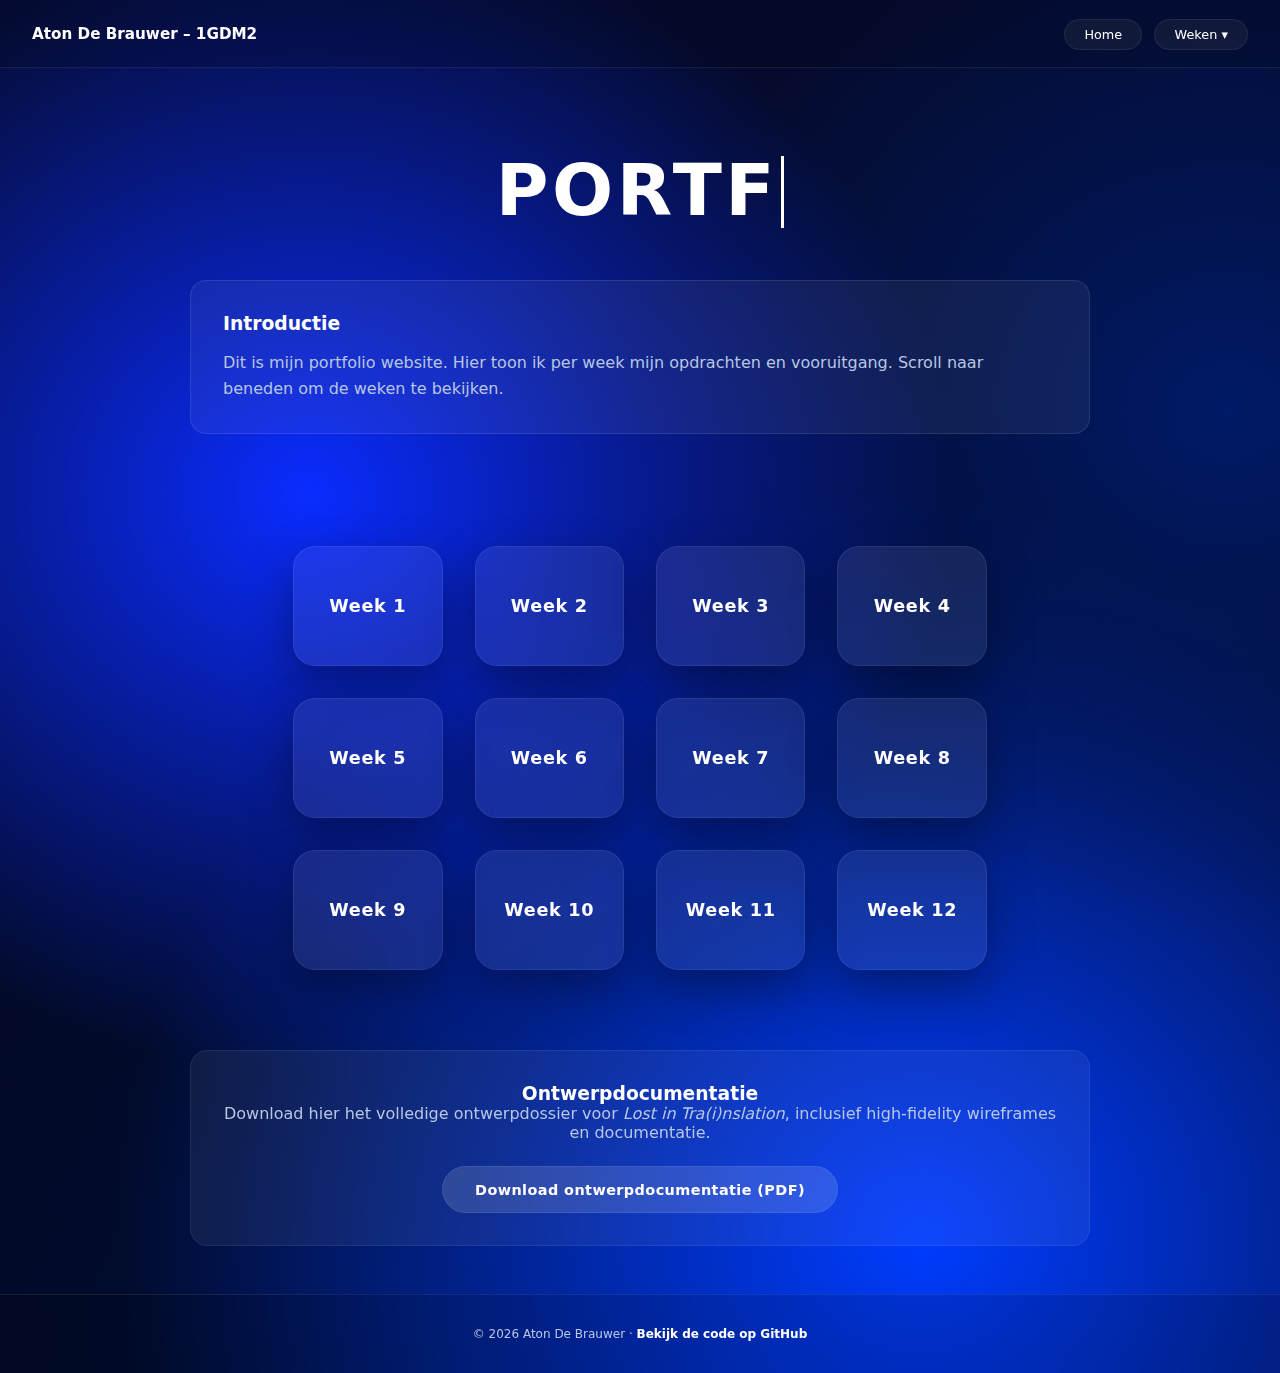
<file: index.html>
<!DOCTYPE html>
<html lang="nl">
<head>
  <meta charset="UTF-8" />
  <meta name="viewport" content="width=device-width, initial-scale=1.0" />
  <title>Ontwerpdocumentatie – Aton De Brauwer</title>
  <link rel="stylesheet" href="assets/css/style.css" />
</head>

<body>
  <div class="home-hero">

    <header>
      <h1>Aton De Brauwer – 1GDM2</h1>

      <nav>
        <ul>
          <li><a href="index.html">Home</a></li>

          <li class="dropdown">
            <a href="#" class="dropdown-toggle" aria-haspopup="true" aria-expanded="false">
              Weken ▾
            </a>

            <ul class="dropdown-menu" role="menu">
              <li><a href="week01.html">Week 1</a></li>
              <li><a href="week02.html">Week 2</a></li>
              <li><a href="week03.html">Week 3</a></li>
              <li><a href="week04.html">Week 4</a></li>
              <li><a href="week05.html">Week 5</a></li>
              <li><a href="week06.html">Week 6</a></li>
              <li><a href="week07.html">Week 7</a></li>
              <li><a href="week08.html">Week 8</a></li>
              <li><a href="week09.html">Week 9</a></li>
              <li><a href="week10.html">Week 10</a></li>
              <li><a href="week11.html">Week 11</a></li>
              <li><a href="week12.html">Week 12</a></li>
              
            </ul>
          </li>
        </ul>
      </nav>
    </header>

<section class="hero">
  <h2 class="typewriter" data-text="PORTFOLIO WEBSITE"></h2>
</section>

<section class="intro" id="intro">
  <h3>Introductie</h3>
  <p>
    Dit is mijn portfolio website. Hier toon ik per week mijn opdrachten en vooruitgang.
    Scroll naar beneden om de weken te bekijken.
  </p>
</section>




<section class="week-grid weeks-layout">
  <a href="week01.html" class="week-tile" style="--d:0.05s;">Week 1</a>
  <a href="week02.html" class="week-tile" style="--d:0.10s;">Week 2</a>
  <a href="week03.html" class="week-tile" style="--d:0.15s;">Week 3</a>
  <a href="week04.html" class="week-tile" style="--d:0.20s;">Week 4</a>

  <a href="week05.html" class="week-tile" style="--d:0.25s;">Week 5</a>
  <a href="week06.html" class="week-tile" style="--d:0.30s;">Week 6</a>
  <a href="week07.html" class="week-tile" style="--d:0.35s;">Week 7</a>
  <a href="week08.html" class="week-tile" style="--d:0.40s;">Week 8</a>

  <a href="week09.html" class="week-tile" style="--d:0.45s;">Week 9</a>
  <a href="week10.html" class="week-tile" style="--d:0.50s;">Week 10</a>
  <a href="week11.html" class="week-tile" style="--d:0.55s;">Week 11</a>
  <a href="week12.html" class="week-tile" style="--d:0.60s;">Week 12</a>


</section>

<section class="container download-section">
  <h3>Ontwerpdocumentatie</h3>
  <p>
    Download hier het volledige ontwerp­dossier voor <em>Lost in Tra(i)nslation</em>,
    inclusief high-fidelity wireframes en documentatie.
  </p>

  <a 
    href="assets/docs/DebrauwerA_LostInTranslation.pdf"
    class="download-btn"
    download
  >
    Download ontwerpdocumentatie (PDF)
  </a>
</section>


<footer class="site-footer">
  <p>
    © 2026 Aton De Brauwer ·
    <a href="https://github.com/atondebrauwer/PROCES-WEBSITE---V3" target="_blank" rel="noopener">
      Bekijk de code op GitHub
    </a>
  </p>
</footer>

  </div>

  <!-- Dropdown script (werkt nu op alle pagina’s) -->
  <script src="assets/js/dropdown.js"></script>
</body>
</html>
</file>
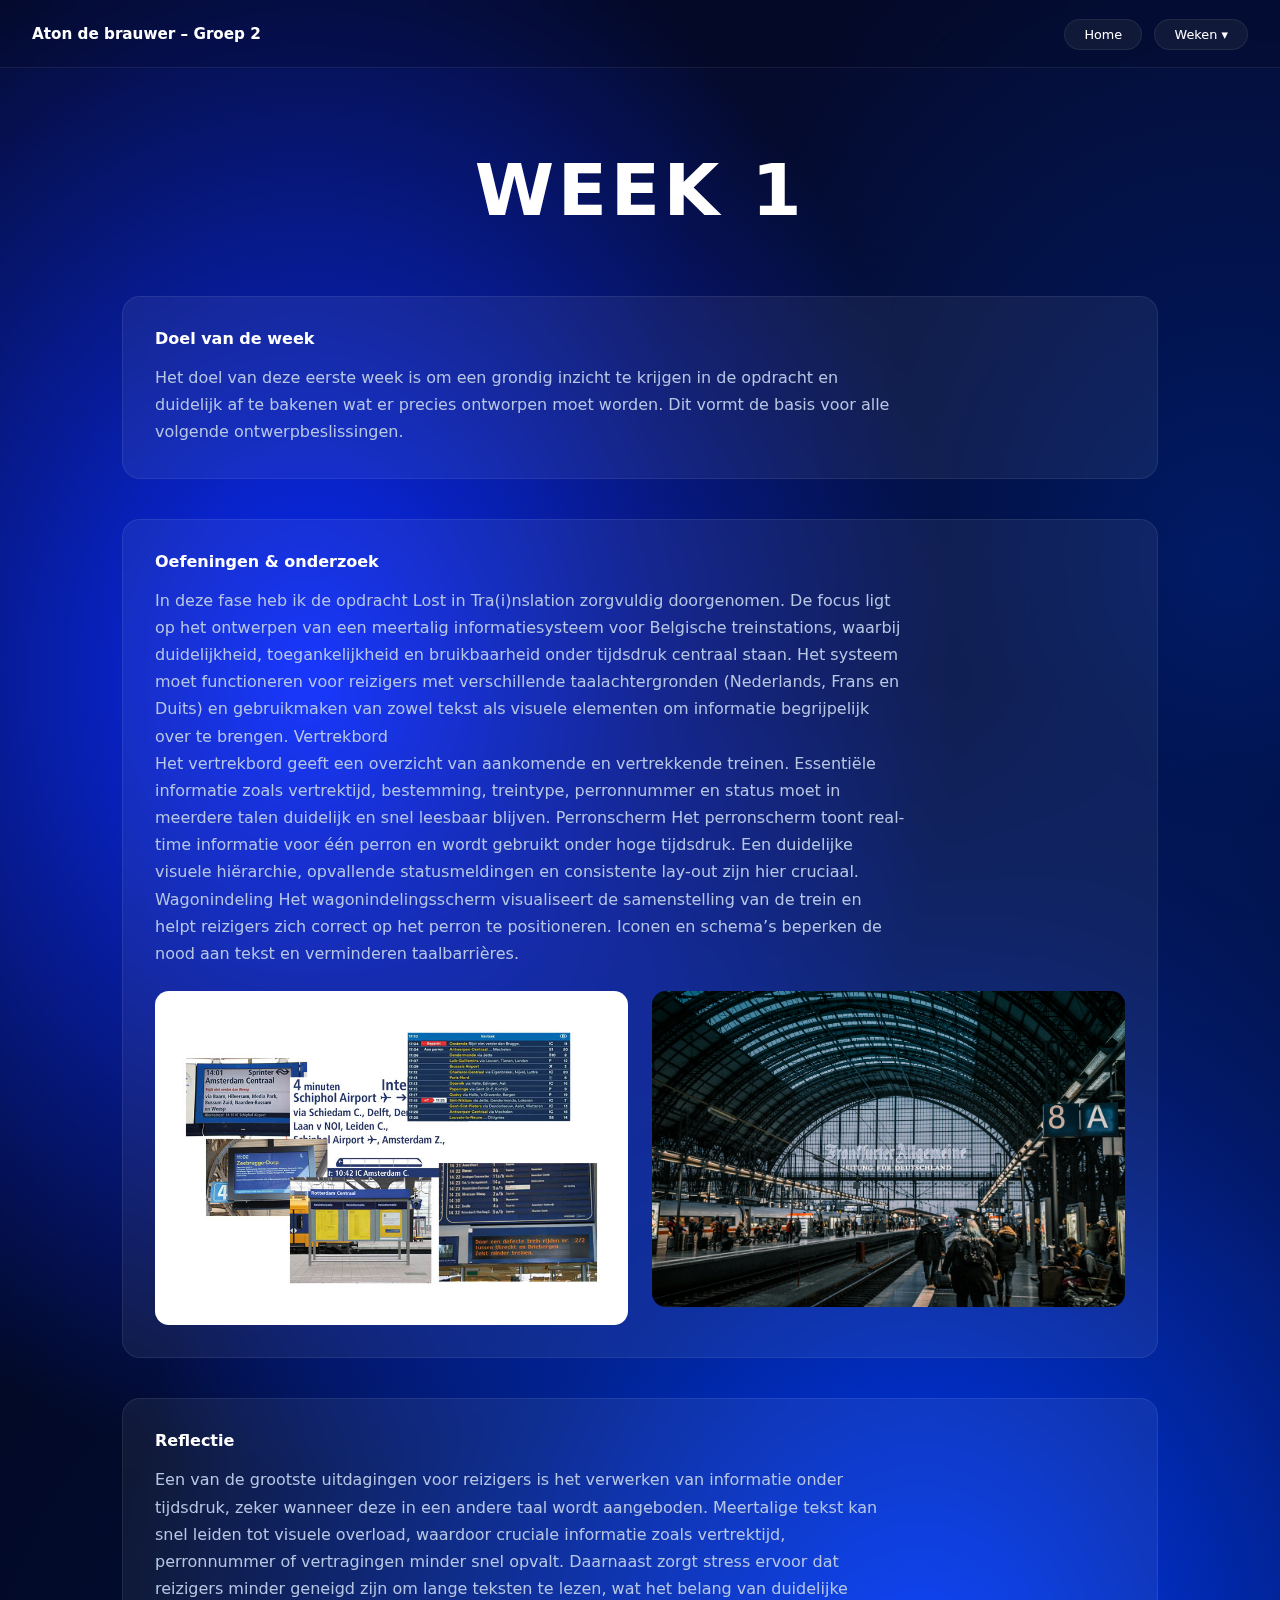
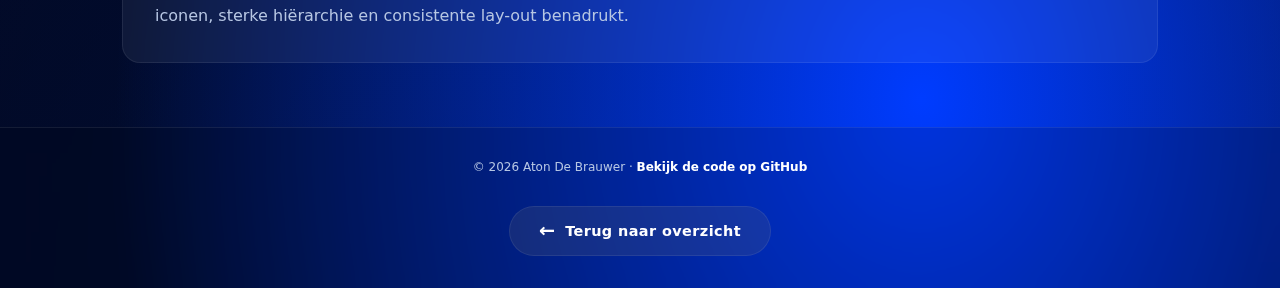
<file: week01.html>
<!DOCTYPE html>
<html lang="nl">
<head>
  <meta charset="UTF-8">
  <title>Week 1 – Ontwerpdocumentatie</title>
  <link rel="stylesheet" href="assets/css/style.css">
</head>

<script>
  // Dropdown toggle voor alle dropdowns
  document.addEventListener("click", (e) => {
    const toggle = e.target.closest(".dropdown-toggle");
    const dropdowns = document.querySelectorAll(".dropdown");

    // als je op een toggle klikt
    if (toggle) {
      e.preventDefault();
      const parent = toggle.closest(".dropdown");

      // sluit alle andere dropdowns
      dropdowns.forEach(d => {
        if (d !== parent) d.classList.remove("open");
      });

      // toggle deze dropdown
      parent.classList.toggle("open");
      toggle.setAttribute("aria-expanded", parent.classList.contains("open"));
      return;
    }

    // klik buiten: sluit alles
    dropdowns.forEach(d => d.classList.remove("open"));
  });
</script>



<body>

<header>
  <h1>Aton de brauwer – Groep 2</h1>

<nav>
  <ul>
    <li><a href="index.html">Home</a></li>

    <li class="dropdown">
      <a href="#" class="dropdown-toggle" aria-haspopup="true" aria-expanded="false">
        Weken ▾
      </a>

      <ul class="dropdown-menu" role="menu">
        <li><a href="week01.html">Week 1</a></li>
        <li><a href="week02.html">Week 2</a></li>
        <li><a href="week03.html">Week 3</a></li>
        <li><a href="week04.html">Week 4</a></li>
        <li><a href="week05.html">Week 5</a></li>
        <li><a href="week06.html">Week 6</a></li>
        <li><a href="week07.html">Week 7</a></li>
        <li><a href="week08.html">Week 8</a></li>
        <li><a href="week09.html">Week 9</a></li>
        <li><a href="week10.html">Week 10</a></li>
        <li><a href="week11.html">Week 11</a></li>
        <li><a href="week12.html">Week 12</a></li>
        
      </ul>
    </li>
  </ul>
</nav>

</header>

<div class="week-hero">
  <h2>WEEK 1</h2>
</div>

<div class="week-content">



  <section class="week-section">
    <h3>Doel van de week</h3>
    <p>
      Het doel van deze eerste week is om een grondig inzicht te krijgen in de opdracht en duidelijk af te bakenen wat er precies ontworpen moet worden. Dit vormt de basis voor alle volgende ontwerpbeslissingen.
    </p>
  </section>

  <section class="week-section">
    <h3>Oefeningen & onderzoek</h3>
    <p>
      In deze fase heb ik de opdracht Lost in Tra(i)nslation zorgvuldig doorgenomen. De focus ligt op het ontwerpen van een meertalig informatiesysteem voor Belgische treinstations, waarbij duidelijkheid, toegankelijkheid en bruikbaarheid onder tijdsdruk centraal staan. Het systeem moet functioneren voor reizigers met verschillende taalachtergronden (Nederlands, Frans en Duits) en gebruikmaken van zowel tekst als visuele elementen om informatie begrijpelijk over te brengen.

      Vertrekbord
       </p>

       <p>
Het vertrekbord geeft een overzicht van aankomende en vertrekkende treinen. Essentiële informatie zoals vertrektijd, bestemming, treintype, perronnummer en status moet in meerdere talen duidelijk en snel leesbaar blijven.

Perronscherm

Het perronscherm toont real-time informatie voor één perron en wordt gebruikt onder hoge tijdsdruk. Een duidelijke visuele hiërarchie, opvallende statusmeldingen en consistente lay-out zijn hier cruciaal.

Wagonindeling

Het wagonindelingsscherm visualiseert de samenstelling van de trein en helpt reizigers zich correct op het perron te positioneren. Iconen en schema’s beperken de nood aan tekst en verminderen taalbarrières.
    </p>

    <!-- FOTO'S -->
    <div class="image-grid">
      <img src="assets/images/MOODBORD.jpg" alt="Schets 1">
      <img src="assets/images/Trainstation.jpg" alt="Schets 2">
    </div>
  </section>





  <section class="week-section">
    <h3>Reflectie</h3>
    <p>
    Een van de grootste uitdagingen voor reizigers is het verwerken van informatie onder tijdsdruk, zeker wanneer deze in een andere taal wordt aangeboden. Meertalige tekst kan snel leiden tot visuele overload, waardoor cruciale informatie zoals vertrektijd, perronnummer of vertragingen minder snel opvalt. Daarnaast zorgt stress ervoor dat reizigers minder geneigd zijn om lange teksten te lezen, wat het belang van duidelijke iconen, sterke hiërarchie en consistente lay-out benadrukt.
    </p>
  </section>

</div>

<footer class="site-footer">
  <div class="footer-inner">
    <p>
      © 2026 Aton De Brauwer ·
      <a href="https://github.com/atondebrauwer/PROCES-WEBSITE---V3" target="_blank" rel="noopener">
        Bekijk de code op GitHub
      </a>
    </p>

    <div class="back-home">
      <a href="index.html">
        <span>←</span> Terug naar overzicht
      </a>
    </div>
  </div>
</footer>


</body>
</html>
</file>
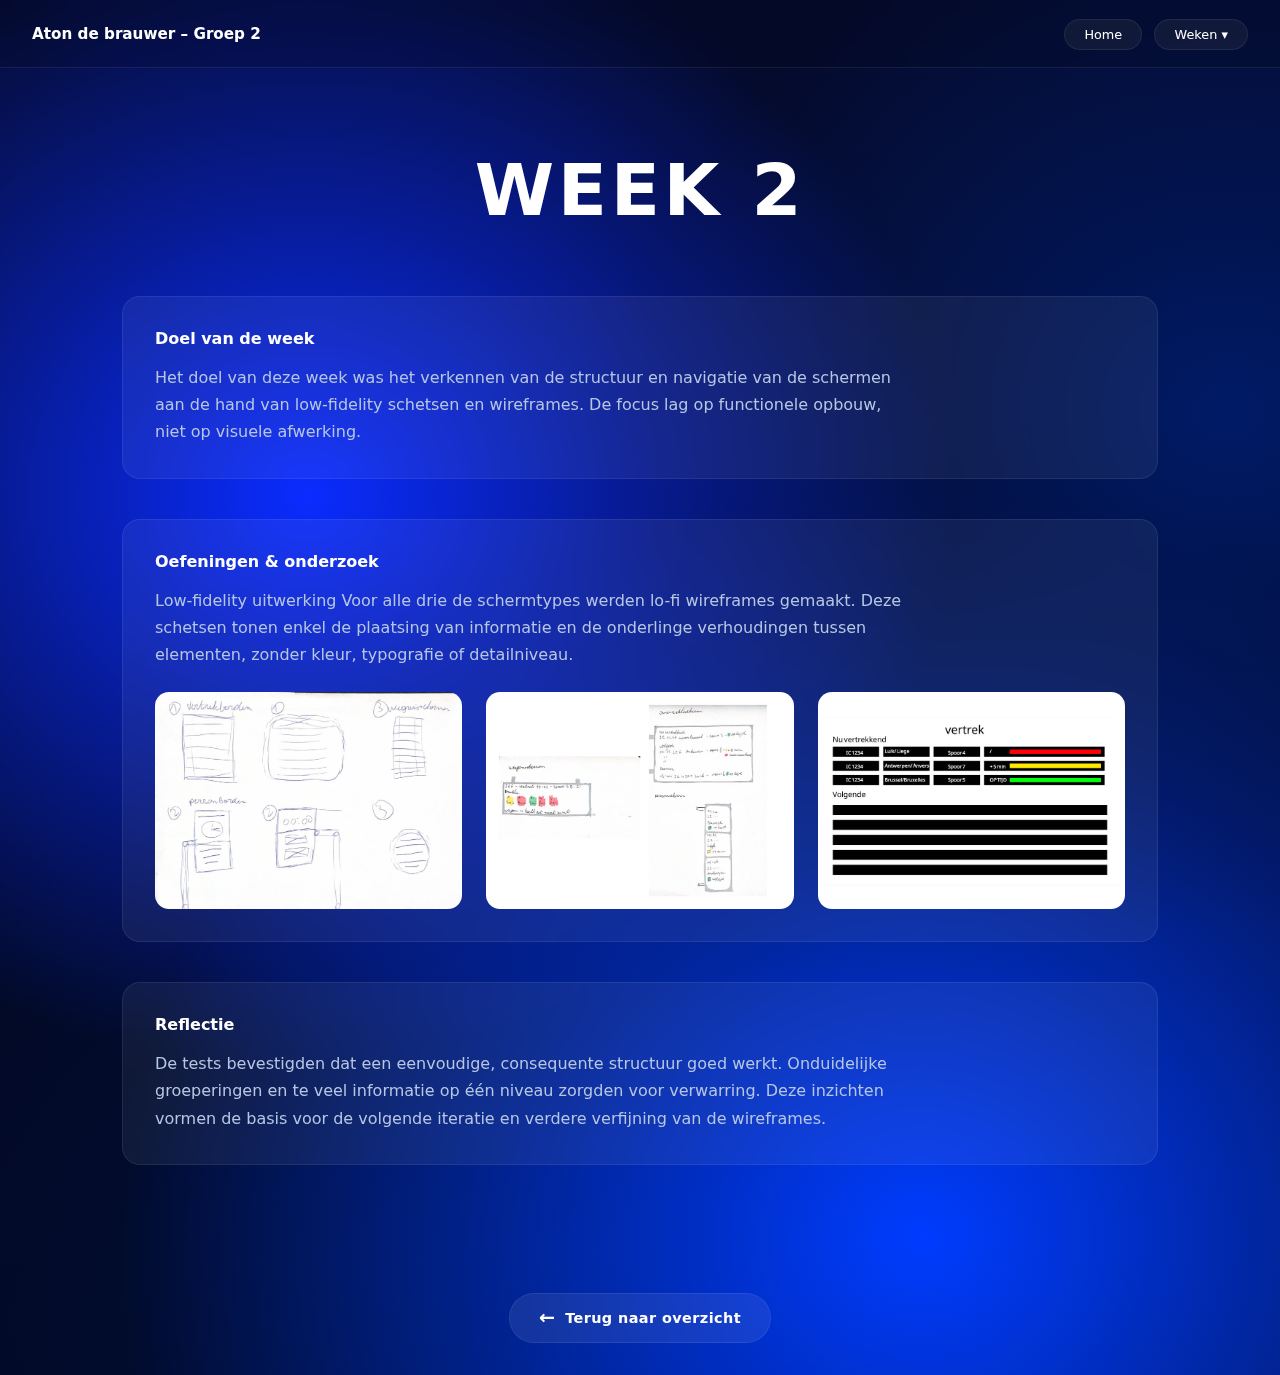
<file: week02.html>
<!DOCTYPE html>
<html lang="nl">
<head>
  <meta charset="UTF-8">
  <title>Week 2 – Ontwerpdocumentatie</title>
  <link rel="stylesheet" href="assets/css/style.css">
</head>

<script>
  // Dropdown toggle voor alle dropdowns
  document.addEventListener("click", (e) => {
    const toggle = e.target.closest(".dropdown-toggle");
    const dropdowns = document.querySelectorAll(".dropdown");

    // als je op een toggle klikt
    if (toggle) {
      e.preventDefault();
      const parent = toggle.closest(".dropdown");

      // sluit alle andere dropdowns
      dropdowns.forEach(d => {
        if (d !== parent) d.classList.remove("open");
      });

      // toggle deze dropdown
      parent.classList.toggle("open");
      toggle.setAttribute("aria-expanded", parent.classList.contains("open"));
      return;
    }

    // klik buiten: sluit alles
    dropdowns.forEach(d => d.classList.remove("open"));
  });
</script>



<body>

<header>
  <h1>Aton de brauwer – Groep 2</h1>

<nav>
  <ul>
    <li><a href="index.html">Home</a></li>

    <li class="dropdown">
      <a href="#" class="dropdown-toggle" aria-haspopup="true" aria-expanded="false">
        Weken ▾
      </a>

      <ul class="dropdown-menu" role="menu">
        <li><a href="week01.html">Week 1</a></li>
        <li><a href="week02.html">Week 2</a></li>
        <li><a href="week03.html">Week 3</a></li>
        <li><a href="week04.html">Week 4</a></li>
        <li><a href="week05.html">Week 5</a></li>
        <li><a href="week06.html">Week 6</a></li>
        <li><a href="week07.html">Week 7</a></li>
        <li><a href="week08.html">Week 8</a></li>
        <li><a href="week09.html">Week 9</a></li>
        <li><a href="week10.html">Week 10</a></li>
        <li><a href="week11.html">Week 11</a></li>
        <li><a href="week12.html">Week 12</a></li>
        
      </ul>
    </li>
  </ul>
</nav>

</header>

<div class="week-hero">
  <h2>WEEK 2</h2>
</div>

<div class="week-content">



  <section class="week-section">
    <h3>Doel van de week</h3>
    <p>
Het doel van deze week was het verkennen van de structuur en navigatie van de schermen aan de hand van low-fidelity schetsen en wireframes. De focus lag op functionele opbouw, niet op visuele afwerking.    </p>
  </section>

  <section class="week-section">
    <h3>Oefeningen & onderzoek</h3>
    <p>
Low-fidelity uitwerking

Voor alle drie de schermtypes werden lo-fi wireframes gemaakt. Deze schetsen tonen enkel de plaatsing van informatie en de onderlinge verhoudingen tussen elementen, zonder kleur, typografie of detailniveau.
    </p>

    <!-- FOTO'S -->
    <div class="image-grid">
      <img src="assets/images/Low-fidelity.jpg" alt="Schets 1">
            <img src="assets/images/high-fidelity.jpg" alt="Schets 1">
                  <img src="assets/images/high-fidelity zwartwit.jpg" alt="Schets 1">
      
    </div>
  </section>





  <section class="week-section">
    <h3>Reflectie</h3>
    <p>
De tests bevestigden dat een eenvoudige, consequente structuur goed werkt. Onduidelijke groeperingen en te veel informatie op één niveau zorgden voor verwarring. Deze inzichten vormen de basis voor de volgende iteratie en verdere verfijning van de wireframes.    </p>
  </section>

</div>

<footer>


<div class="back-home">
  <a href="index.html">
    <span>←</span> Terug naar overzicht
  </a>
</div>


</footer>

</body>
</html>
</file>
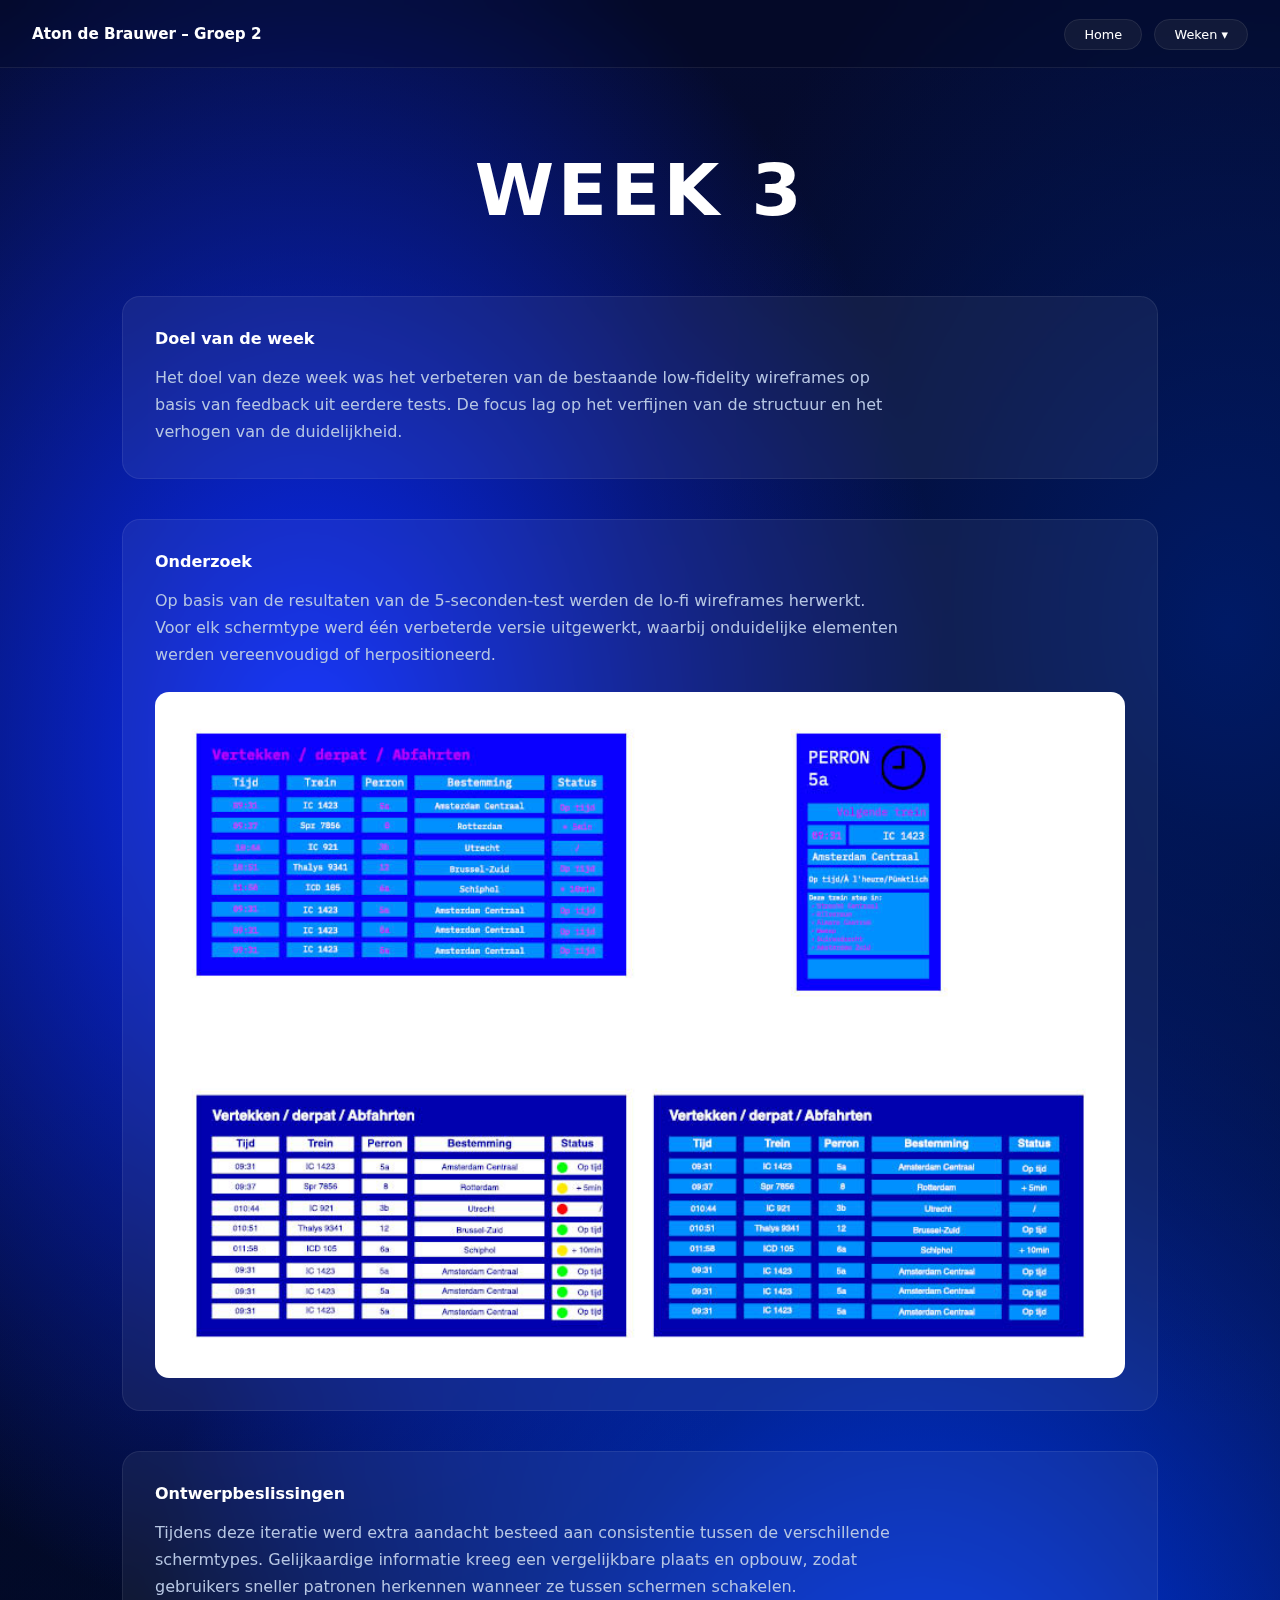
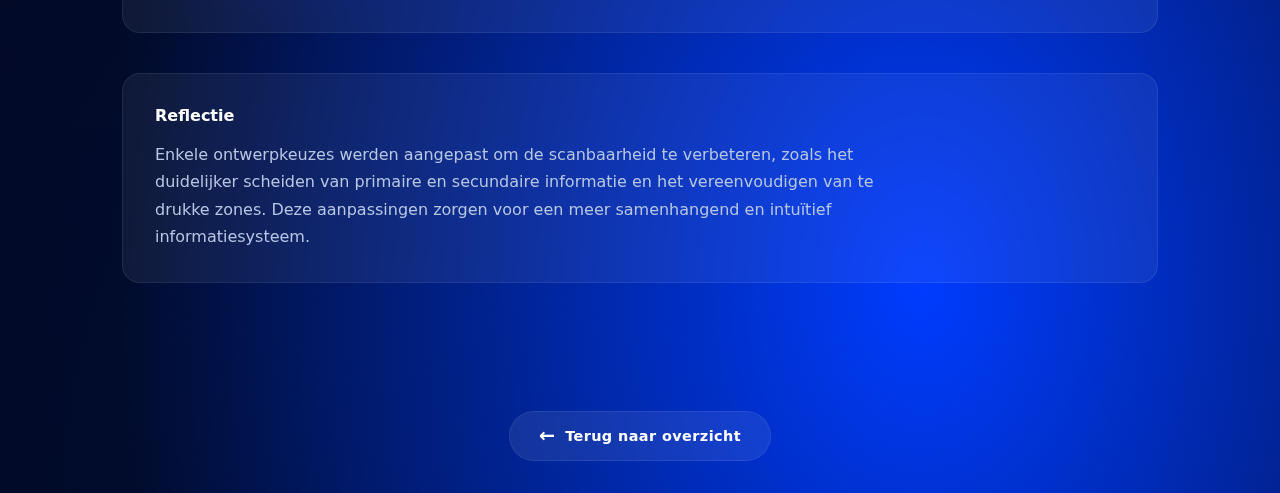
<file: week03.html>
<!DOCTYPE html>
<html lang="nl">
<head>
  <meta charset="UTF-8">
  <title>Week 3 – Ontwerpdocumentatie</title>
  <link rel="stylesheet" href="assets/css/style.css">
</head>

<body>

<header>
  <h1>Aton de Brauwer – Groep 2</h1>

  <nav>
    <ul>
      <li><a href="index.html">Home</a></li>

      <li class="dropdown">
        <a href="#" class="dropdown-toggle" aria-haspopup="true" aria-expanded="false">
          Weken ▾
        </a>

        <ul class="dropdown-menu" role="menu">
          <li><a href="week01.html">Week 1</a></li>
          <li><a href="week02.html">Week 2</a></li>
          <li><a href="week03.html">Week 3</a></li>
          <li><a href="week04.html">Week 4</a></li>
          <li><a href="week05.html">Week 5</a></li>
          <li><a href="week06.html">Week 6</a></li>
          <li><a href="week07.html">Week 7</a></li>
          <li><a href="week08.html">Week 8</a></li>
          <li><a href="week09.html">Week 9</a></li>
          <li><a href="week10.html">Week 10</a></li>
          <li><a href="week11.html">Week 11</a></li>
          <li><a href="week12.html">Week 12</a></li>
          <li><a href="week13.html">Week 13</a></li>
        </ul>
      </li>
    </ul>
  </nav>
</header>

<div class="week-hero">
  <h2>WEEK 3</h2>
</div>

<div class="week-content">

  <section class="week-section">
    <h3>Doel van de week</h3>
    <p>
      Het doel van deze week was het verbeteren van de bestaande low-fidelity wireframes op basis van feedback uit eerdere tests. De focus lag op het verfijnen van de structuur en het verhogen van de duidelijkheid.
    </p>
  </section>

  <section class="week-section">
    <h3>Onderzoek</h3>
    <p>
      Op basis van de resultaten van de 5-seconden-test werden de lo-fi wireframes herwerkt. Voor elk schermtype werd één verbeterde versie uitgewerkt, waarbij onduidelijke elementen werden vereenvoudigd of herpositioneerd.
    </p>

    <!-- FOTO'S -->
    <div class="image-grid">
   <img src="assets/images/figma week 3.jpg" alt="Schets 1">
    </div>
  </section>

  <section class="week-section">
    <h3>Ontwerpbeslissingen</h3>
    <p>
      Tijdens deze iteratie werd extra aandacht besteed aan consistentie tussen de verschillende schermtypes. Gelijkaardige informatie kreeg een vergelijkbare plaats en opbouw, zodat gebruikers sneller patronen herkennen wanneer ze tussen schermen schakelen.
    </p>
  </section>

  <section class="week-section">
    <h3>Reflectie</h3>
    <p>
      Enkele ontwerpkeuzes werden aangepast om de scanbaarheid te verbeteren, zoals het duidelijker scheiden van primaire en secundaire informatie en het vereenvoudigen van te drukke zones. Deze aanpassingen zorgen voor een meer samenhangend en intuïtief informatiesysteem.
    </p>
  </section>

</div>

<footer>
  <div class="back-home">
    <a href="index.html">
      <span>←</span> Terug naar overzicht
    </a>
  </div>
</footer>

<!-- Dropdown script -->
<script src="assets/js/dropdown.js"></script>

</body>
</html>
</file>
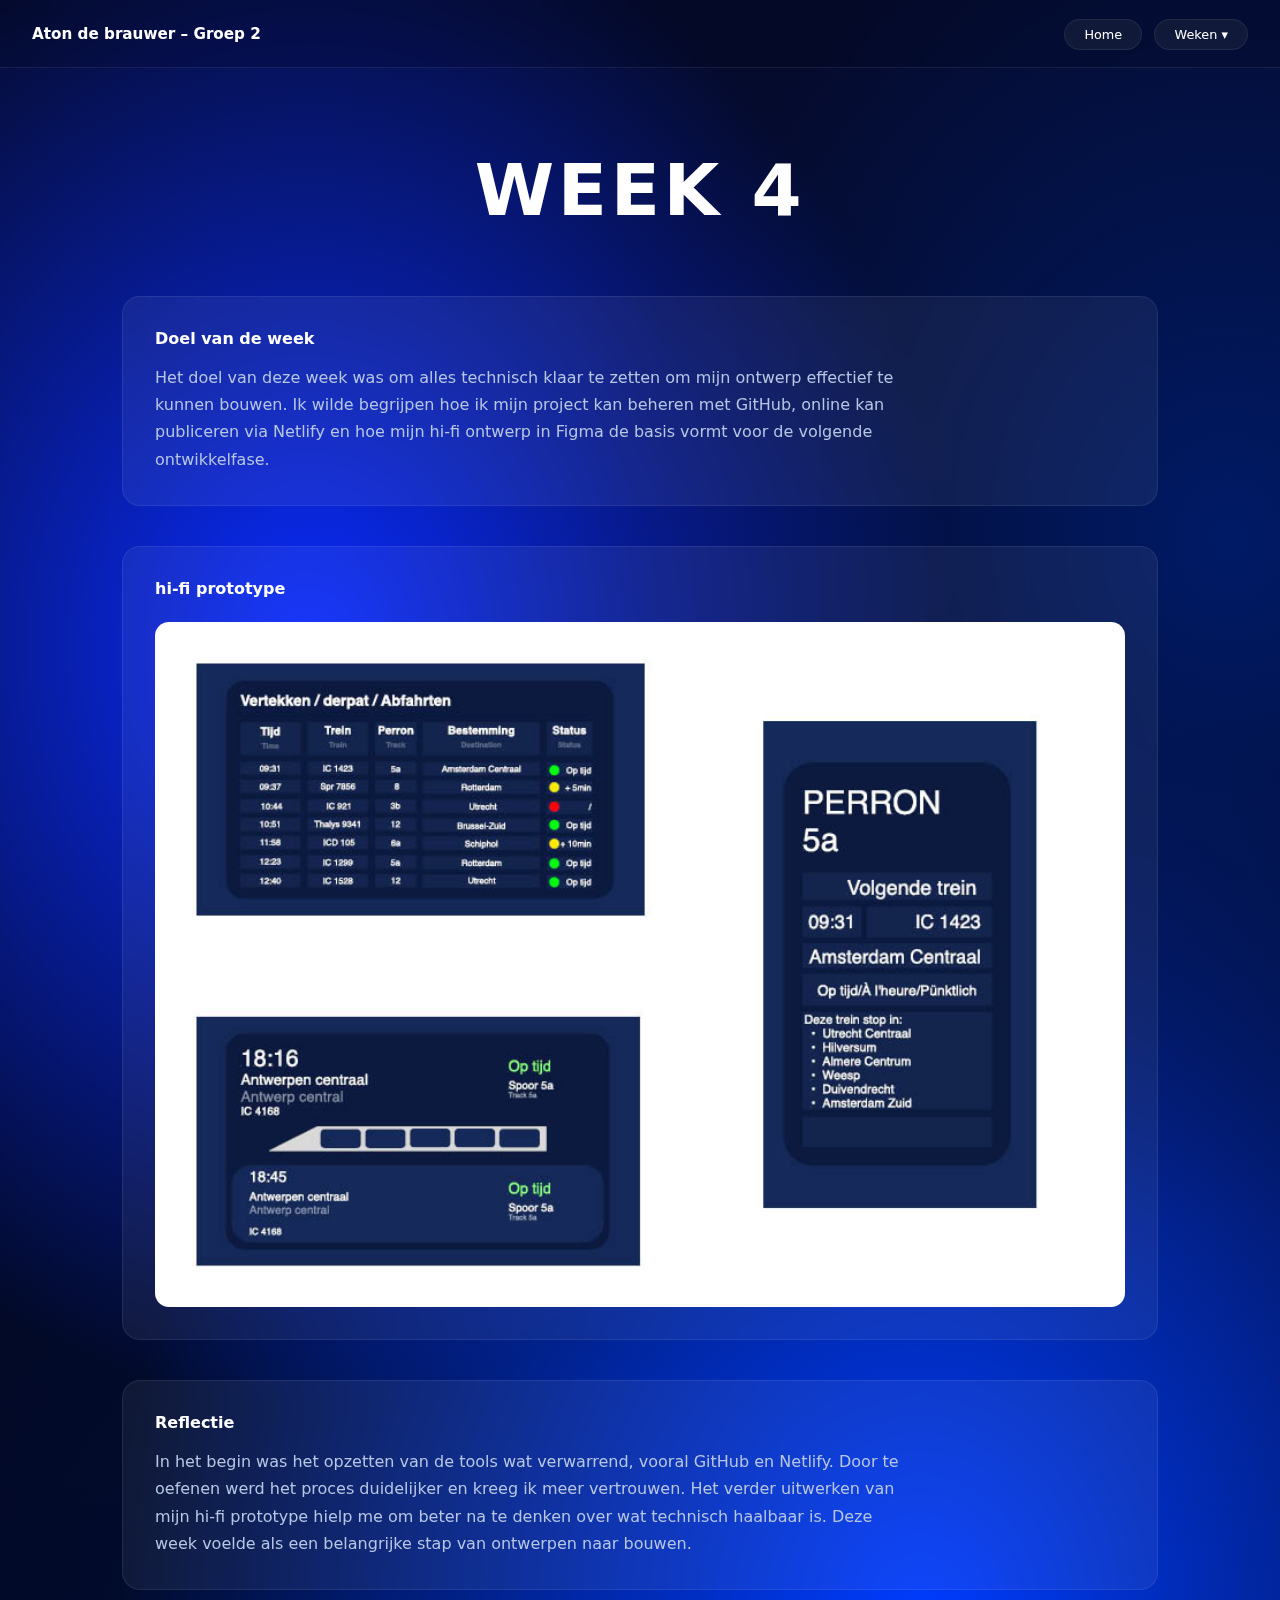
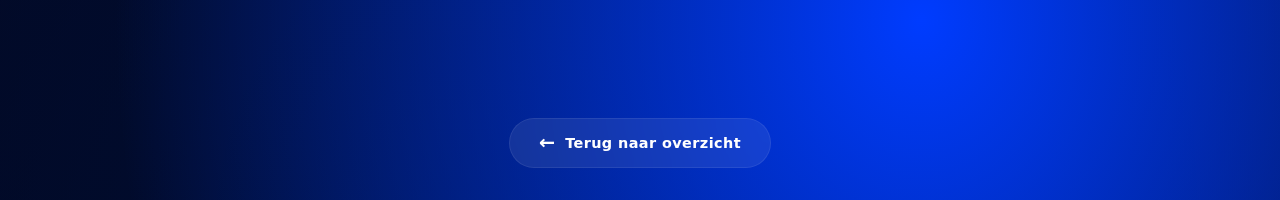
<file: week04.html>
<!DOCTYPE html>
<html lang="nl">
<head>
  <meta charset="UTF-8">
  <title>Week 4 – Ontwerpdocumentatie</title>
  <link rel="stylesheet" href="assets/css/style.css">
</head>

<script>
  // Dropdown toggle voor alle dropdowns
  document.addEventListener("click", (e) => {
    const toggle = e.target.closest(".dropdown-toggle");
    const dropdowns = document.querySelectorAll(".dropdown");

    // als je op een toggle klikt
    if (toggle) {
      e.preventDefault();
      const parent = toggle.closest(".dropdown");

      // sluit alle andere dropdowns
      dropdowns.forEach(d => {
        if (d !== parent) d.classList.remove("open");
      });

      // toggle deze dropdown
      parent.classList.toggle("open");
      toggle.setAttribute("aria-expanded", parent.classList.contains("open"));
      return;
    }

    // klik buiten: sluit alles
    dropdowns.forEach(d => d.classList.remove("open"));
  });
</script>



<body>

<header>
  <h1>Aton de brauwer – Groep 2</h1>

<nav>
  <ul>
    <li><a href="index.html">Home</a></li>

    <li class="dropdown">
      <a href="#" class="dropdown-toggle" aria-haspopup="true" aria-expanded="false">
        Weken ▾
      </a>

      <ul class="dropdown-menu" role="menu">
        <li><a href="week01.html">Week 1</a></li>
        <li><a href="week02.html">Week 2</a></li>
        <li><a href="week03.html">Week 3</a></li>
        <li><a href="week04.html">Week 4</a></li>
        <li><a href="week05.html">Week 5</a></li>
        <li><a href="week06.html">Week 6</a></li>
        <li><a href="week07.html">Week 7</a></li>
        <li><a href="week08.html">Week 8</a></li>
        <li><a href="week09.html">Week 9</a></li>
        <li><a href="week10.html">Week 10</a></li>
        <li><a href="week11.html">Week 11</a></li>
        <li><a href="week12.html">Week 12</a></li>
        <li><a href="week13.html">Week 13</a></li>
      </ul>
    </li>
  </ul>
</nav>

</header>

<div class="week-hero">
  <h2>WEEK 4</h2>
</div>

<div class="week-content">



  <section class="week-section">
    <h3>Doel van de week</h3>
    <p>
Het doel van deze week was om alles technisch klaar te zetten om mijn ontwerp effectief te kunnen bouwen. Ik wilde begrijpen hoe ik mijn project kan beheren met GitHub, online kan publiceren via Netlify en hoe mijn hi-fi ontwerp in Figma de basis vormt voor de volgende ontwikkelfase.
    </section>

  <section class="week-section">
    <h3>hi-fi prototype</h3>
    <p>


    </p>

    <!-- FOTO'S -->
    <div class="image-grid">
      <img src="assets/images/figma.jpg" alt="Schets 1">
      
    </div>
  </section>





  <section class="week-section">
    <h3>Reflectie</h3>
    <p>
In het begin was het opzetten van de tools wat verwarrend, vooral GitHub en Netlify. Door te oefenen werd het proces duidelijker en kreeg ik meer vertrouwen. Het verder uitwerken van mijn hi-fi prototype hielp me om beter na te denken over wat technisch haalbaar is. Deze week voelde als een belangrijke stap van ontwerpen naar bouwen.
  </section>

</div>

<footer>


<div class="back-home">
  <a href="index.html">
    <span>←</span> Terug naar overzicht
  </a>
</div>


</footer>

</body>
</html>
</file>
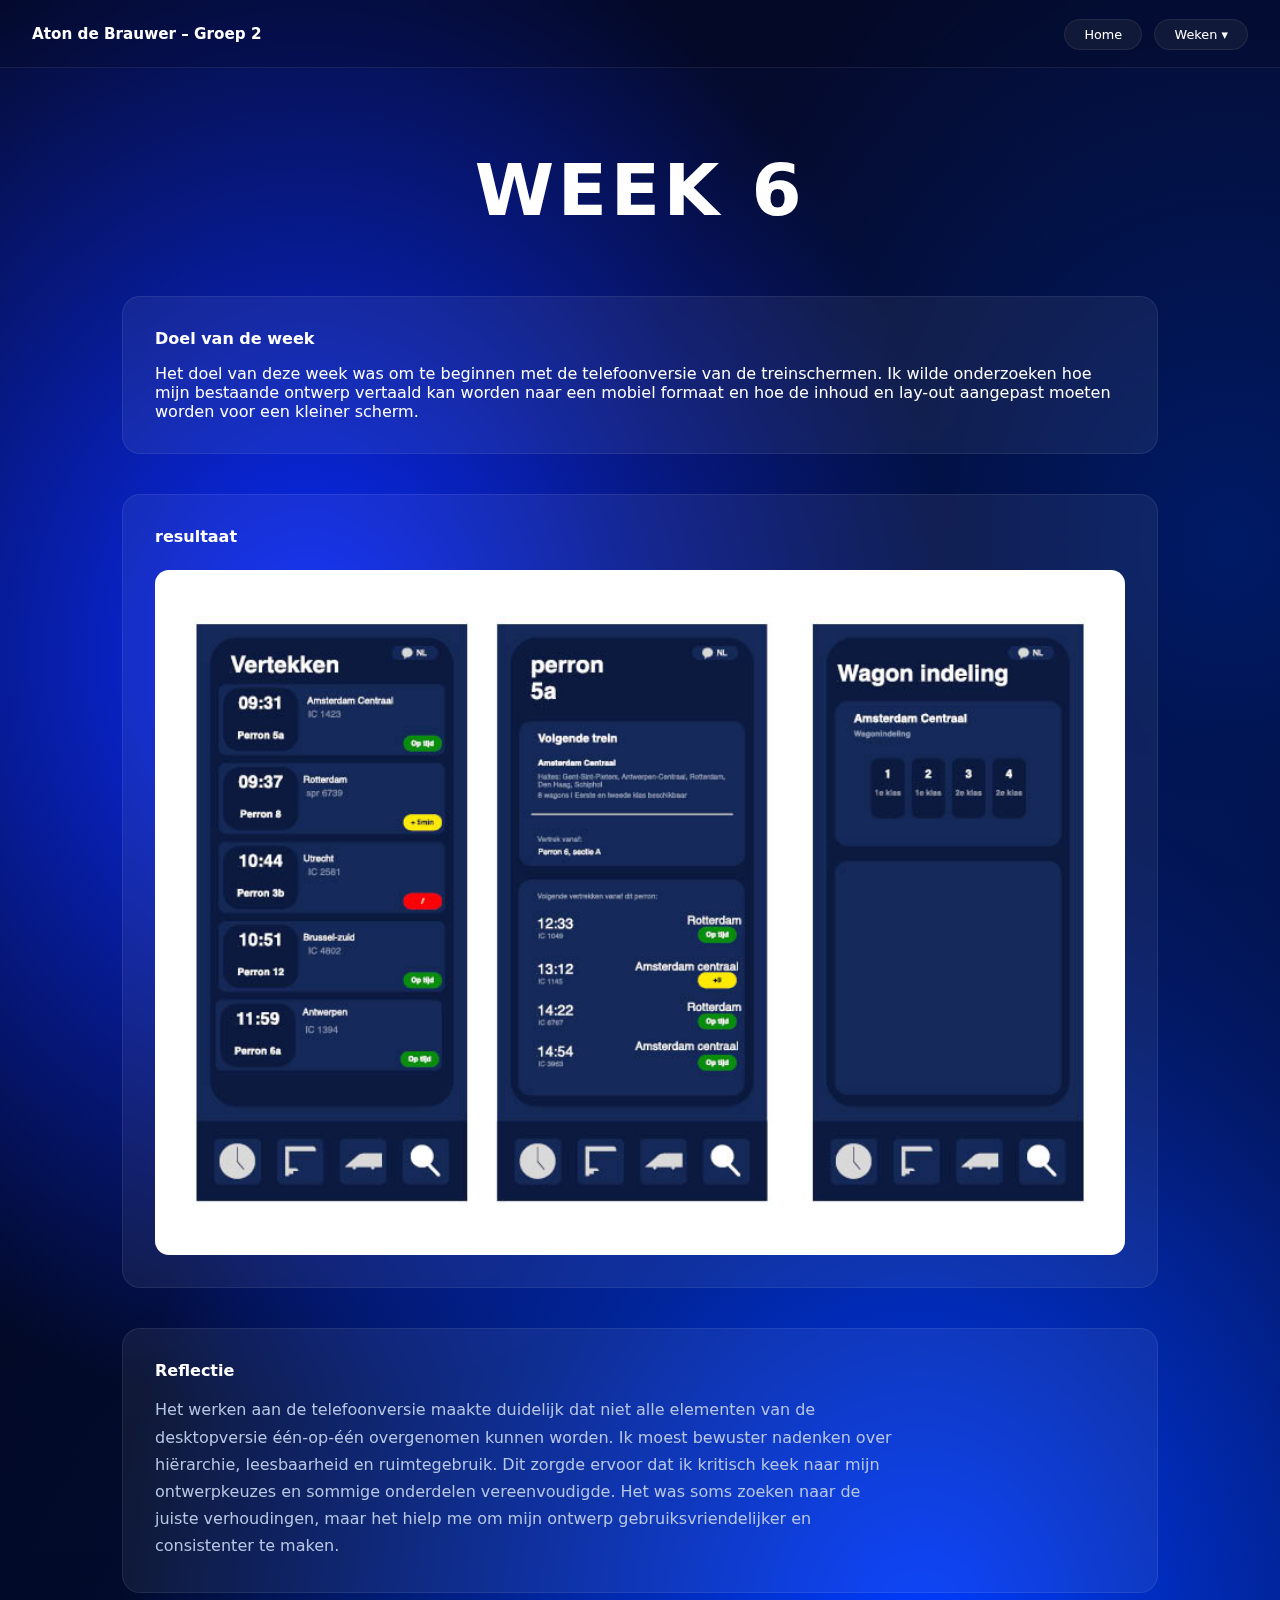
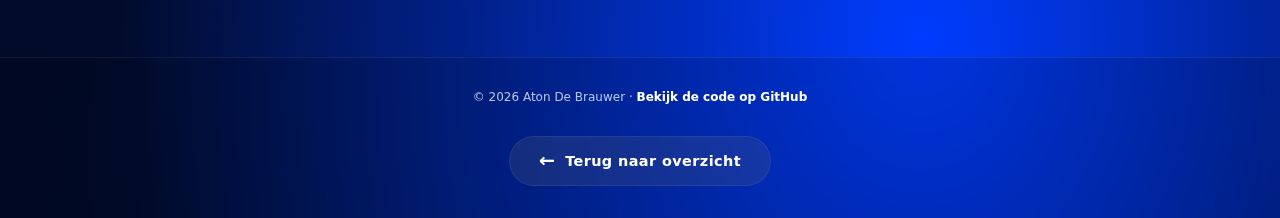
<file: week06.html>
<!DOCTYPE html>
<html lang="nl">
<head>
  <meta charset="UTF-8">
  <title>Week 6 – Ontwerpdocumentatie</title>
  <link rel="stylesheet" href="assets/css/style.css">
</head>

<body>

<header>
  <h1>Aton de Brauwer – Groep 2</h1>

  <nav>
    <ul>
      <li><a href="index.html">Home</a></li>

      <li class="dropdown">
        <a href="#" class="dropdown-toggle" aria-haspopup="true" aria-expanded="false">
          Weken ▾
        </a>

        <ul class="dropdown-menu" role="menu">
          <li><a href="week01.html">Week 1</a></li>
          <li><a href="week02.html">Week 2</a></li>
          <li><a href="week03.html">Week 3</a></li>
          <li><a href="week04.html">Week 4</a></li>
          <li><a href="week05.html">Week 5</a></li>
          <li><a href="week06.html">Week 6</a></li>
          <li><a href="week07.html">Week 7</a></li>
          <li><a href="week08.html">Week 8</a></li>
          <li><a href="week09.html">Week 9</a></li>
          <li><a href="week10.html">Week 10</a></li>
          <li><a href="week11.html">Week 11</a></li>
          <li><a href="week12.html">Week 12</a></li>
      
        </ul>
      </li>
    </ul>
  </nav>
</header>

<div class="week-hero">
  <h2>WEEK 6</h2>
</div>

<div class="week-content">

  <section class="week-section">
    <h3>Doel van de week</h3>
Het doel van deze week was om te beginnen met de telefoonversie van de treinschermen. Ik wilde onderzoeken hoe mijn bestaande ontwerp vertaald kan worden naar een mobiel formaat en hoe de inhoud en lay-out aangepast moeten worden voor een kleiner scherm.
    <p>
  </section>

  <section class="week-section">
    <h3>resultaat</h3>
    <p>
    </p>

    <!-- FOTO'S -->
    <div class="image-grid">
   <img src="assets/images/APP V12.jpg" alt="Schets 1">
 

    </div>
  </section>



  <section class="week-section">
    <h3>Reflectie</h3>
    <p>
      Het werken aan de telefoonversie maakte duidelijk dat niet alle elementen van de desktopversie één-op-één overgenomen kunnen worden. Ik moest bewuster nadenken over hiërarchie, leesbaarheid en ruimtegebruik. Dit zorgde ervoor dat ik kritisch keek naar mijn ontwerpkeuzes en sommige onderdelen vereenvoudigde. Het was soms zoeken naar de juiste verhoudingen, maar het hielp me om mijn ontwerp gebruiksvriendelijker en consistenter te maken.
  </section>

</div>

<footer class="site-footer">
  <div class="footer-inner">
    <p>
      © 2026 Aton De Brauwer ·
      <a href="https://github.com/atondebrauwer/PROCES-WEBSITE---V3" target="_blank" rel="noopener">
        Bekijk de code op GitHub
      </a>
    </p>

    <div class="back-home">
      <a href="index.html">
        <span>←</span> Terug naar overzicht
      </a>
    </div>
  </div>
</footer>

<!-- Dropdown script -->
<script src="assets/js/dropdown.js"></script>

</body>
</html>
</file>
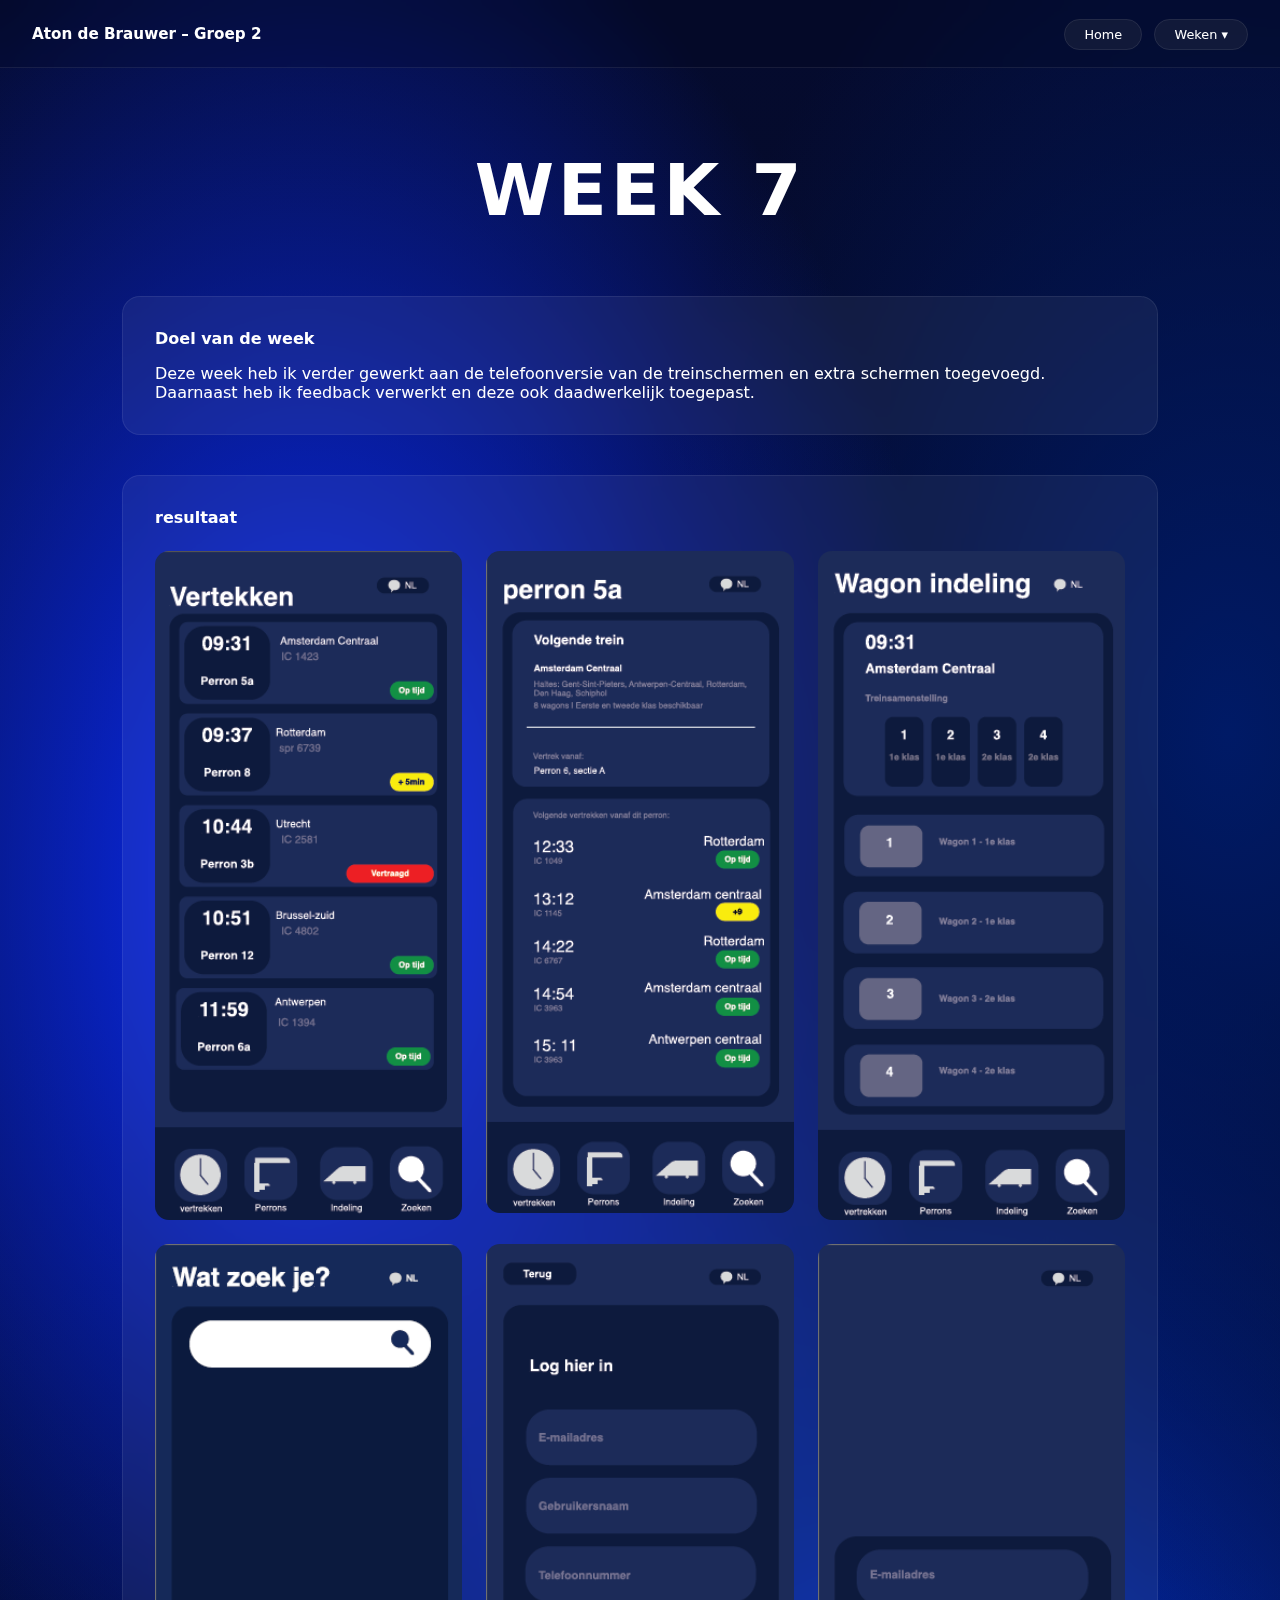
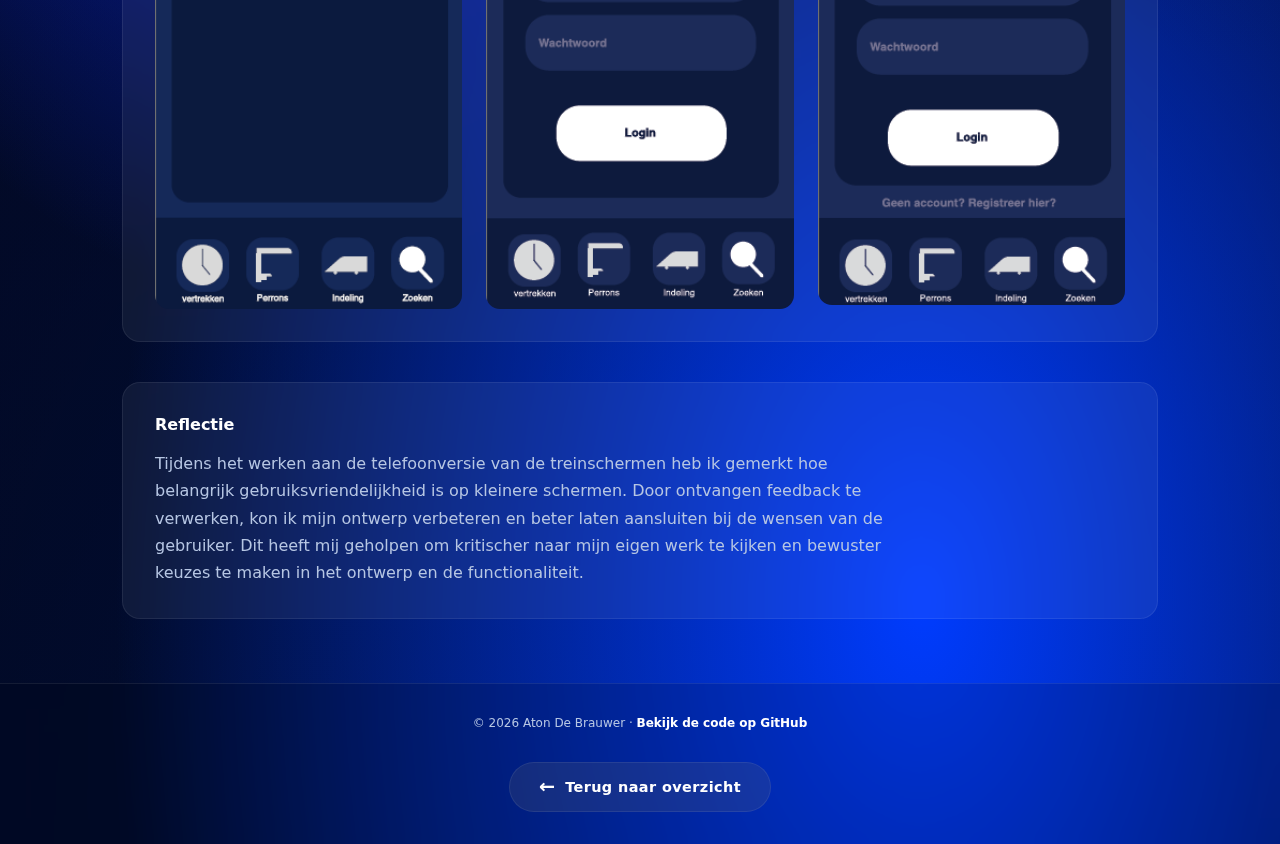
<file: week07.html>
<!DOCTYPE html>
<html lang="nl">
<head>
  <meta charset="UTF-8">
  <title>Week 7 – Ontwerpdocumentatie</title>
  <link rel="stylesheet" href="assets/css/style.css">
</head>

<body>

<header>
  <h1>Aton de Brauwer – Groep 2</h1>

  <nav>
    <ul>
      <li><a href="index.html">Home</a></li>

      <li class="dropdown">
        <a href="#" class="dropdown-toggle" aria-haspopup="true" aria-expanded="false">
          Weken ▾
        </a>

        <ul class="dropdown-menu" role="menu">
          <li><a href="week01.html">Week 1</a></li>
          <li><a href="week02.html">Week 2</a></li>
          <li><a href="week03.html">Week 3</a></li>
          <li><a href="week04.html">Week 4</a></li>
          <li><a href="week05.html">Week 5</a></li>
          <li><a href="week06.html">Week 6</a></li>
          <li><a href="week07.html">Week 7</a></li>
          <li><a href="week08.html">Week 8</a></li>
          <li><a href="week09.html">Week 9</a></li>
          <li><a href="week10.html">Week 10</a></li>
          <li><a href="week11.html">Week 11</a></li>
          <li><a href="week12.html">Week 12</a></li>
        
        </ul>
      </li>
    </ul>
  </nav>
</header>

<div class="week-hero">
  <h2>WEEK 7</h2>
</div>

<div class="week-content">

  <section class="week-section">
    <h3>Doel van de week</h3>
Deze week heb ik verder gewerkt aan de telefoonversie van de treinschermen en extra schermen toegevoegd. Daarnaast heb ik feedback verwerkt en deze ook daadwerkelijk toegepast.
    <p>
  </section>

  <section class="week-section">
    <h3>resultaat</h3>
    <p>
    </p>

    <!-- FOTO'S -->
    <div class="image-grid">
   <img src="assets/images/APP 1.png" alt="Schets 1">
      <img src="assets/images/APP 2.png" alt="Schets 1">
         <img src="assets/images/APP 3.png" alt="Schets 1">
            <img src="assets/images/APP 4.png" alt="Schets 1">
               <img src="assets/images/APP 5.png" alt="Schets 1">
                  <img src="assets/images/APP 6.png" alt="Schets 1">
    

    </div>
  </section>



  <section class="week-section">
    <h3>Reflectie</h3>
    <p>
  Tijdens het werken aan de telefoonversie van de treinschermen heb ik gemerkt hoe belangrijk gebruiksvriendelijkheid is op kleinere schermen. Door ontvangen feedback te verwerken, kon ik mijn ontwerp verbeteren en beter laten aansluiten bij de wensen van de gebruiker. Dit heeft mij geholpen om kritischer naar mijn eigen werk te kijken en bewuster keuzes te maken in het ontwerp en de functionaliteit.
  </section>

</div>

<footer class="site-footer">
  <div class="footer-inner">
    <p>
      © 2026 Aton De Brauwer ·
      <a href="https://github.com/atondebrauwer/PROCES-WEBSITE---V3" target="_blank" rel="noopener">
        Bekijk de code op GitHub
      </a>
    </p>

    <div class="back-home">
      <a href="index.html">
        <span>←</span> Terug naar overzicht
      </a>
    </div>
  </div>
</footer>

<!-- Dropdown script -->
<script src="assets/js/dropdown.js"></script>

</body>
</html>
</file>
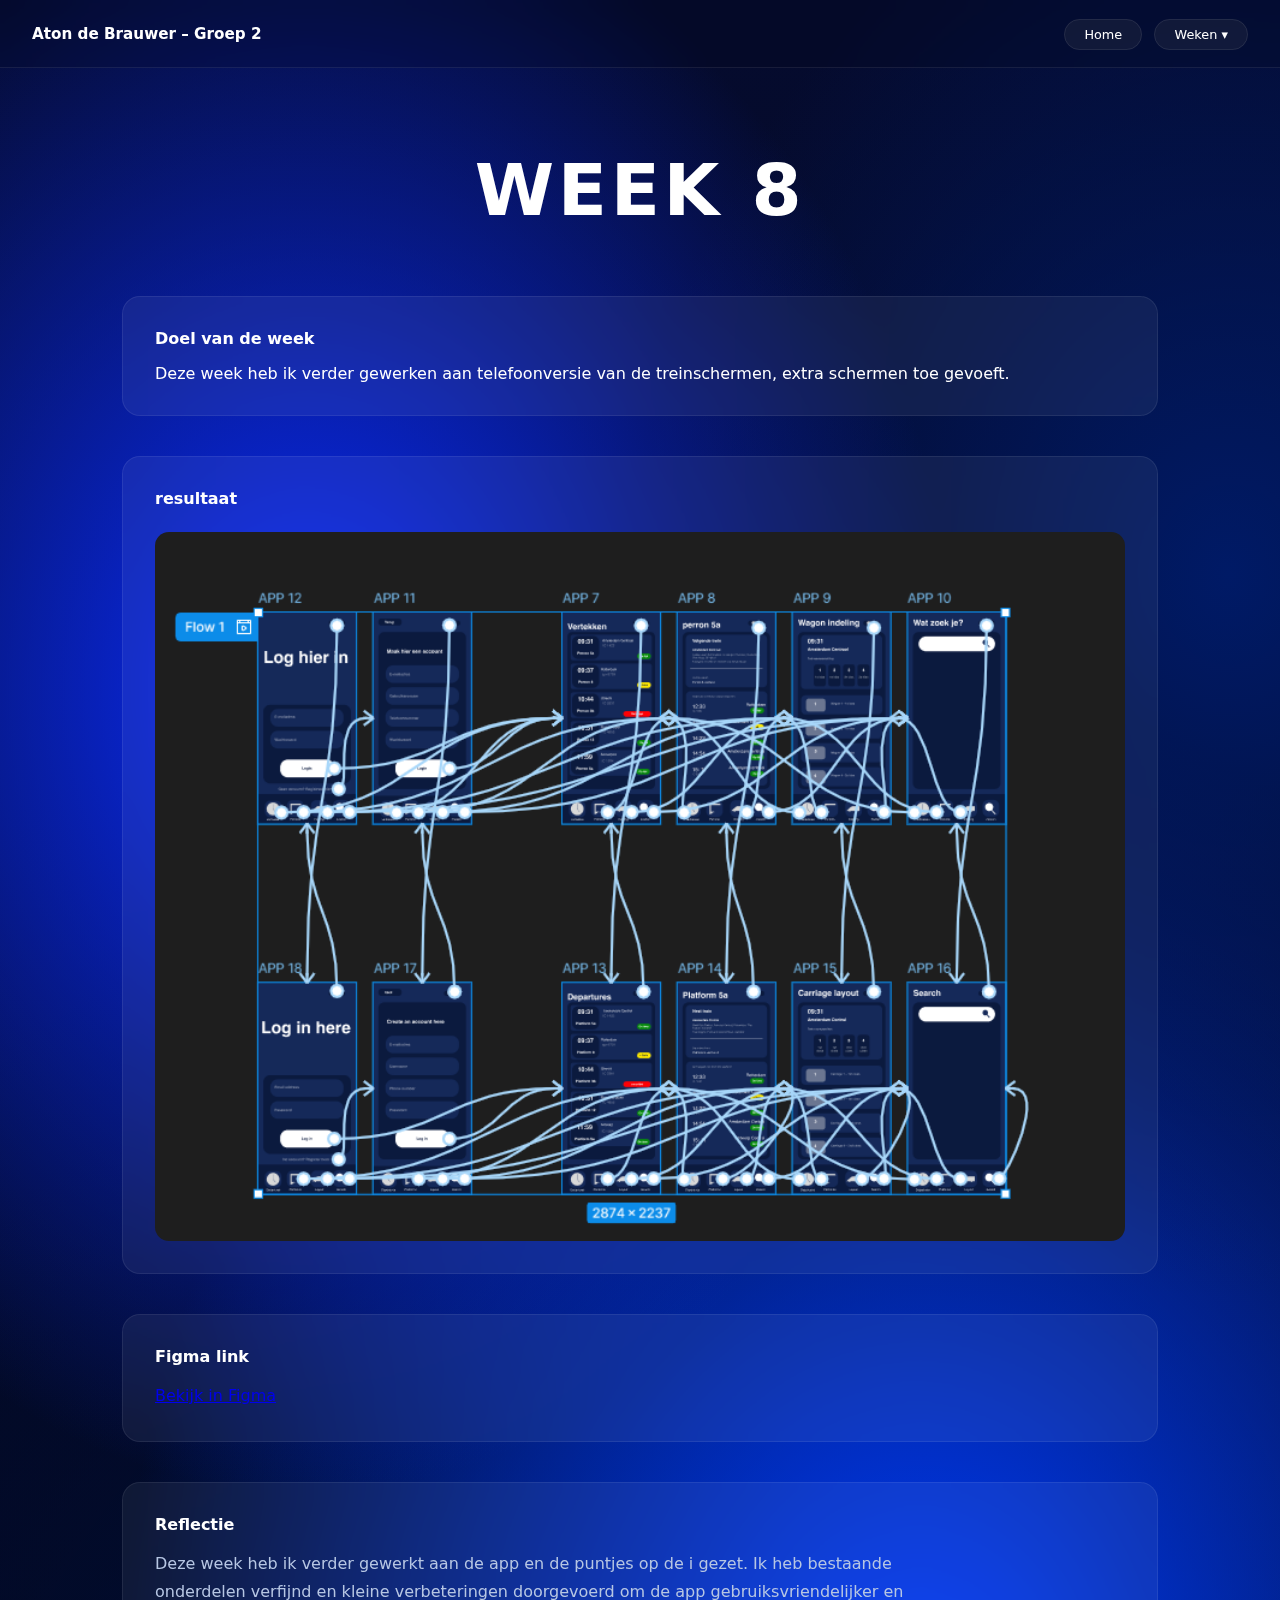
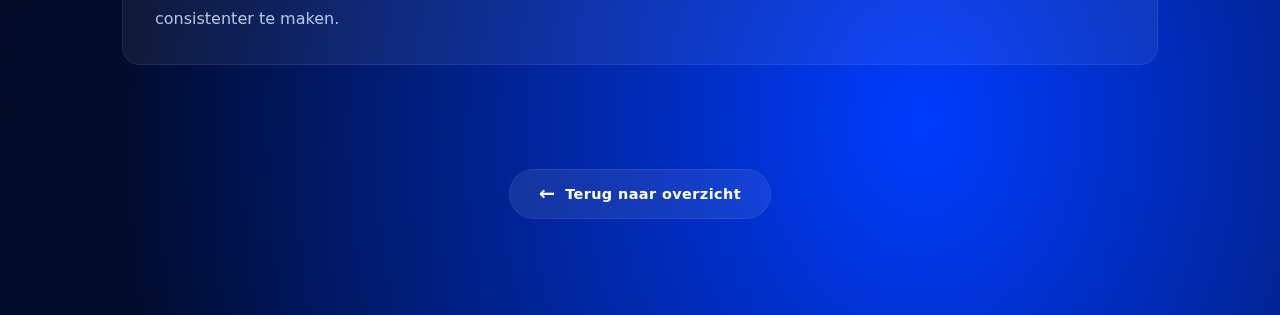
<file: week08.html>
<!DOCTYPE html>
<html lang="nl">
<head>
  <meta charset="UTF-8">
  <title>Week 8 – Ontwerpdocumentatie</title>
  <link rel="stylesheet" href="assets/css/style.css">
</head>

<body>

<header>
  <h1>Aton de Brauwer – Groep 2</h1>

  <nav>
    <ul>
      <li><a href="index.html">Home</a></li>

      <li class="dropdown">
        <a href="#" class="dropdown-toggle" aria-haspopup="true" aria-expanded="false">
          Weken ▾
        </a>

        <ul class="dropdown-menu" role="menu">
          <li><a href="week01.html">Week 1</a></li>
          <li><a href="week02.html">Week 2</a></li>
          <li><a href="week03.html">Week 3</a></li>
          <li><a href="week04.html">Week 4</a></li>
          <li><a href="week05.html">Week 5</a></li>
          <li><a href="week06.html">Week 6</a></li>
          <li><a href="week07.html">Week 7</a></li>
          <li><a href="week08.html">Week 8</a></li>
          <li><a href="week09.html">Week 9</a></li>
          <li><a href="week10.html">Week 10</a></li>
          <li><a href="week11.html">Week 11</a></li>
          <li><a href="week12.html">Week 12</a></li>
          <li><a href="week13.html">Week 13</a></li>
        </ul>
      </li>
    </ul>
  </nav>
</header>

<div class="week-hero">
  <h2>WEEK 8</h2>
</div>

<div class="week-content">

  <section class="week-section">
    <h3>Doel van de week</h3>
Deze week heb ik verder gewerken aan telefoonversie van de treinschermen, extra schermen toe gevoeft.
    <p>
  </section>

  <section class="week-section">
    <h3>resultaat</h3>
    <p>
    </p>

    <!-- FOTO'S -->
    <div class="image-grid">
   <img src="assets/images/APP APP.png" alt="Schets 1">
    

    </div>
  </section>



<section class="week-section">
  <h3>Figma link</h3>

  <p>

    <a href="https://www.figma.com/design/Cg62ZAjJFgrqA0Xz5yOFlG/final-APP?node-id=0-1&t=HDkSiMgPHm7gZXHE-1" target="_blank" rel="noopener noreferrer">
      Bekijk in Figma
    </a>
  </p>


</section>


  <section class="week-section">
    <h3>Reflectie</h3>
    <p>
  Deze week heb ik verder gewerkt aan de app en de puntjes op de i gezet. Ik heb bestaande onderdelen verfijnd en kleine verbeteringen doorgevoerd om de app gebruiksvriendelijker en consistenter te maken.
  </section>



<footer>
  <div class="back-home">
    <a href="index.html">
      <span>←</span> Terug naar overzicht
    </a>
  </div>
</footer>

<!-- Dropdown script -->
<script src="assets/js/dropdown.js"></script>

</body>
</html>
</file>
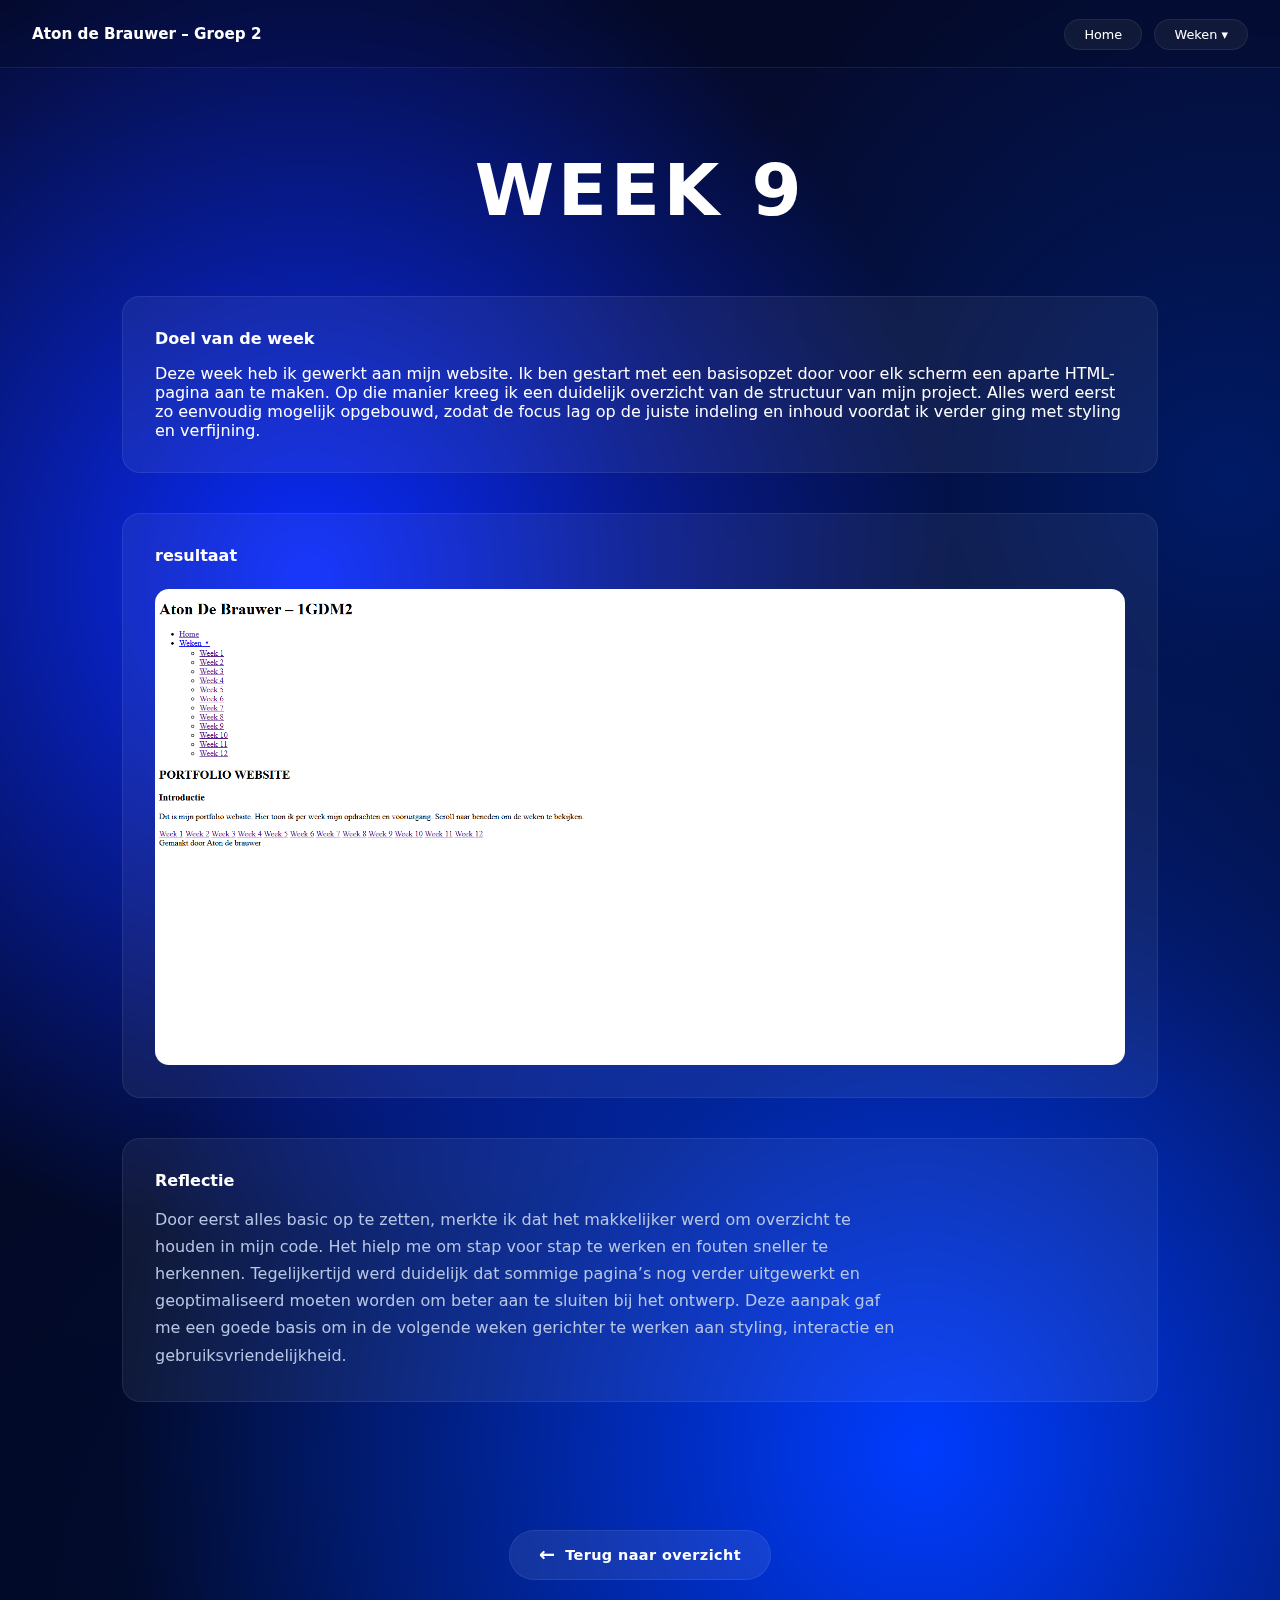
<file: week09.html>
<!DOCTYPE html>
<html lang="nl">
<head>
  <meta charset="UTF-8">
  <title>Week 9 – Ontwerpdocumentatie</title>
  <link rel="stylesheet" href="assets/css/style.css">
</head>

<body>

<header>
  <h1>Aton de Brauwer – Groep 2</h1>

  <nav>
    <ul>
      <li><a href="index.html">Home</a></li>

      <li class="dropdown">
        <a href="#" class="dropdown-toggle" aria-haspopup="true" aria-expanded="false">
          Weken ▾
        </a>

        <ul class="dropdown-menu" role="menu">
          <li><a href="week01.html">Week 1</a></li>
          <li><a href="week02.html">Week 2</a></li>
          <li><a href="week03.html">Week 3</a></li>
          <li><a href="week04.html">Week 4</a></li>
          <li><a href="week05.html">Week 5</a></li>
          <li><a href="week06.html">Week 6</a></li>
          <li><a href="week07.html">Week 7</a></li>
          <li><a href="week08.html">Week 8</a></li>
          <li><a href="week09.html">Week 9</a></li>
          <li><a href="week10.html">Week 10</a></li>
          <li><a href="week11.html">Week 11</a></li>
          <li><a href="week12.html">Week 12</a></li>
         
        </ul>
      </li>
    </ul>
  </nav>
</header>

<div class="week-hero">
  <h2>WEEK 9</h2>
</div>

<div class="week-content">

  <section class="week-section">
    <h3>Doel van de week</h3>
Deze week heb ik gewerkt aan mijn website. Ik ben gestart met een basisopzet door voor elk scherm een aparte HTML-pagina aan te maken. Op die manier kreeg ik een duidelijk overzicht van de structuur van mijn project. Alles werd eerst zo eenvoudig mogelijk opgebouwd, zodat de focus lag op de juiste indeling en inhoud voordat ik verder ging met styling en verfijning.
    <p>
  </section>

  <section class="week-section">
    <h3>resultaat</h3>
    <p>
    </p>

    <!-- FOTO'S -->
    <div class="image-grid">
   <img src="assets/images/ALLEEN HTML.png" alt="Schets 1">
    

    </div>
  </section>



  <section class="week-section">
    <h3>Reflectie</h3>
    <p>
  Door eerst alles basic op te zetten, merkte ik dat het makkelijker werd om overzicht te houden in mijn code. Het hielp me om stap voor stap te werken en fouten sneller te herkennen. Tegelijkertijd werd duidelijk dat sommige pagina’s nog verder uitgewerkt en geoptimaliseerd moeten worden om beter aan te sluiten bij het ontwerp. Deze aanpak gaf me een goede basis om in de volgende weken gerichter te werken aan styling, interactie en gebruiksvriendelijkheid.
  </section>

</div>

<footer>
  <div class="back-home">
    <a href="index.html">
      <span>←</span> Terug naar overzicht
    </a>
  </div>
</footer>

<!-- Dropdown script -->
<script src="assets/js/dropdown.js"></script>

</body>
</html>
</file>
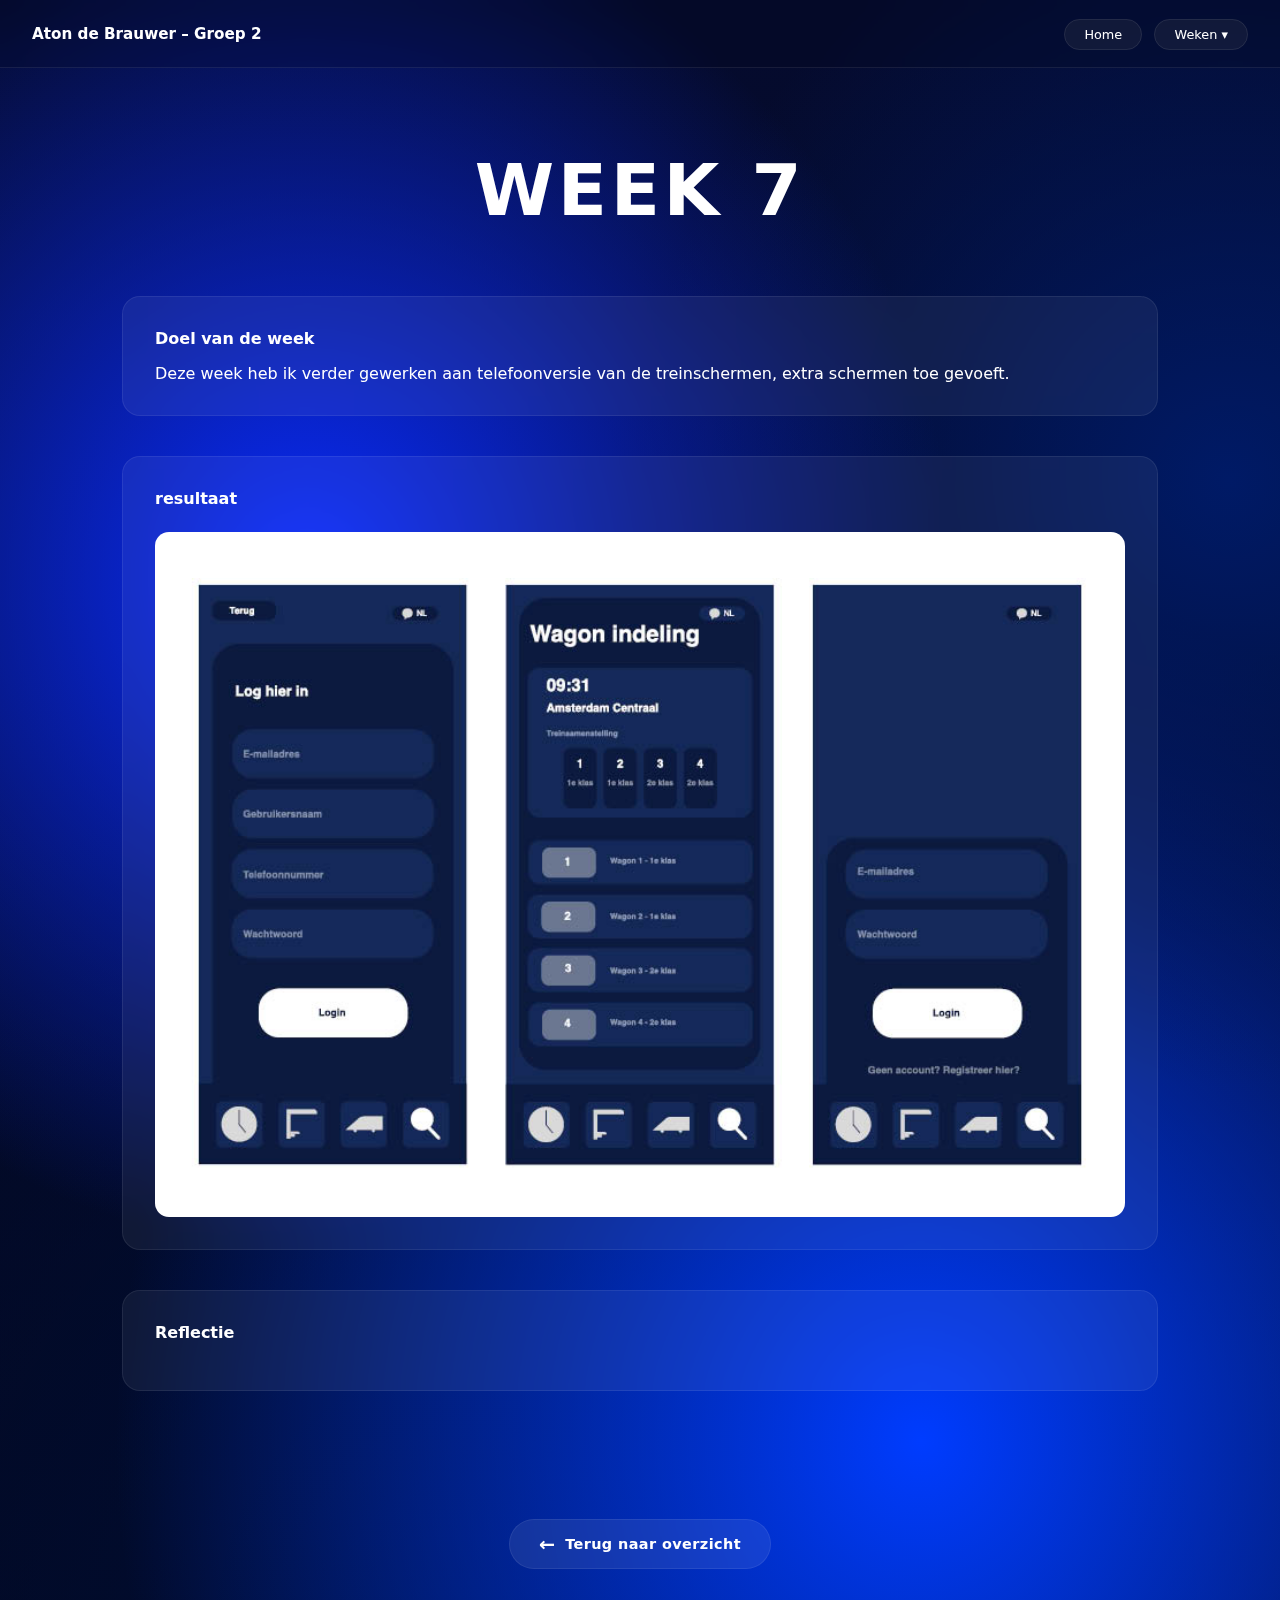
<file: week10.html>
<!DOCTYPE html>
<html lang="nl">
<head>
  <meta charset="UTF-8">
  <title>Week 7 – Ontwerpdocumentatie</title>
  <link rel="stylesheet" href="assets/css/style.css">
</head>

<body>

<header>
  <h1>Aton de Brauwer – Groep 2</h1>

  <nav>
    <ul>
      <li><a href="index.html">Home</a></li>

      <li class="dropdown">
        <a href="#" class="dropdown-toggle" aria-haspopup="true" aria-expanded="false">
          Weken ▾
        </a>

        <ul class="dropdown-menu" role="menu">
          <li><a href="week01.html">Week 1</a></li>
          <li><a href="week02.html">Week 2</a></li>
          <li><a href="week03.html">Week 3</a></li>
          <li><a href="week04.html">Week 4</a></li>
          <li><a href="week05.html">Week 5</a></li>
          <li><a href="week06.html">Week 6</a></li>
          <li><a href="week07.html">Week 7</a></li>
          <li><a href="week08.html">Week 8</a></li>
          <li><a href="week09.html">Week 9</a></li>
          <li><a href="week10.html">Week 10</a></li>
          <li><a href="week11.html">Week 11</a></li>
          <li><a href="week12.html">Week 12</a></li>
          <li><a href="week13.html">Week 13</a></li>
        </ul>
      </li>
    </ul>
  </nav>
</header>

<div class="week-hero">
  <h2>WEEK 7</h2>
</div>

<div class="week-content">

  <section class="week-section">
    <h3>Doel van de week</h3>
Deze week heb ik verder gewerken aan telefoonversie van de treinschermen, extra schermen toe gevoeft.
    <p>
  </section>

  <section class="week-section">
    <h3>resultaat</h3>
    <p>
    </p>

    <!-- FOTO'S -->
    <div class="image-grid">
   <img src="assets/images/APP V132.jpg" alt="Schets 1">
    

    </div>
  </section>



  <section class="week-section">
    <h3>Reflectie</h3>
    <p>
  
  </section>

</div>

<footer>
  <div class="back-home">
    <a href="index.html">
      <span>←</span> Terug naar overzicht
    </a>
  </div>
</footer>

<!-- Dropdown script -->
<script src="assets/js/dropdown.js"></script>

</body>
</html>
</file>
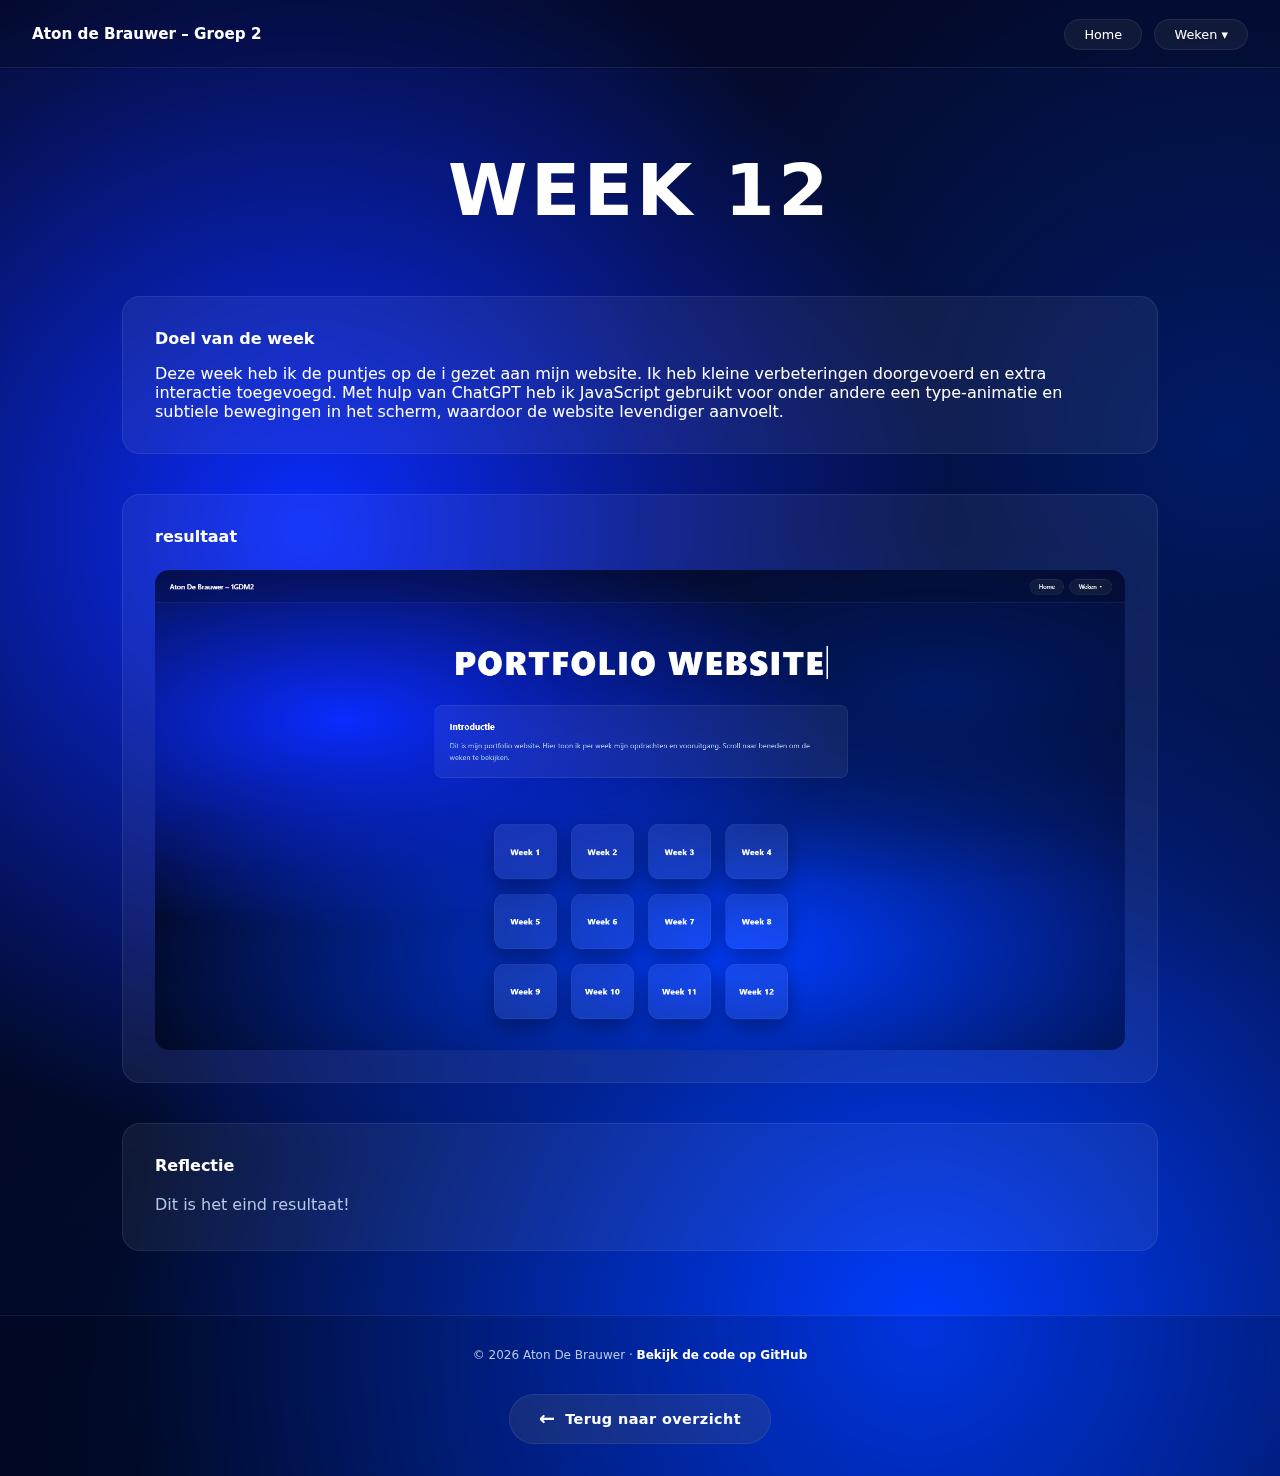
<file: week12.html>
<!DOCTYPE html>
<html lang="nl">
<head>
  <meta charset="UTF-8">
  <title>Week 12 – Ontwerpdocumentatie</title>
  <link rel="stylesheet" href="assets/css/style.css">
</head>

<body>

<header>
  <h1>Aton de Brauwer – Groep 2</h1>

  <nav>
    <ul>
      <li><a href="index.html">Home</a></li>

      <li class="dropdown">
        <a href="#" class="dropdown-toggle" aria-haspopup="true" aria-expanded="false">
          Weken ▾
        </a>

        <ul class="dropdown-menu" role="menu">
          <li><a href="week01.html">Week 1</a></li>
          <li><a href="week02.html">Week 2</a></li>
          <li><a href="week03.html">Week 3</a></li>
          <li><a href="week04.html">Week 4</a></li>
          <li><a href="week05.html">Week 5</a></li>
          <li><a href="week06.html">Week 6</a></li>
          <li><a href="week07.html">Week 7</a></li>
          <li><a href="week08.html">Week 8</a></li>
          <li><a href="week09.html">Week 9</a></li>
          <li><a href="week10.html">Week 10</a></li>
          <li><a href="week11.html">Week 11</a></li>
          <li><a href="week12.html">Week 12</a></li>
          
        </ul>
      </li>
    </ul>
  </nav>
</header>

<div class="week-hero">
  <h2>WEEK 12</h2>
</div>

<div class="week-content">

  <section class="week-section">
    <h3>Doel van de week</h3>
Deze week heb ik de puntjes op de i gezet aan mijn website. Ik heb kleine verbeteringen doorgevoerd en extra interactie toegevoegd. Met hulp van ChatGPT heb ik JavaScript gebruikt voor onder andere een type-animatie en subtiele bewegingen in het scherm, waardoor de website levendiger aanvoelt.    <p>
  </section>

  <section class="week-section">
    <h3>resultaat</h3>
    <p>
    </p>

    <!-- FOTO'S -->
    <div class="image-grid">
   <img src="assets/images/EINDE.png" alt="Schets 1">
    

    </div>
  </section>



  <section class="week-section">
    <h3>Reflectie</h3>
    <p>
      Dit is het eind resultaat!
  </section>

</div>

<footer class="site-footer">
  <div class="footer-inner">
    <p>
      © 2026 Aton De Brauwer ·
      <a href="https://github.com/atondebrauwer/PROCES-WEBSITE---V3" target="_blank" rel="noopener">
        Bekijk de code op GitHub
      </a>
    </p>

    <div class="back-home">
      <a href="index.html">
        <span>←</span> Terug naar overzicht
      </a>
    </div>
  </div>
</footer>

<!-- Dropdown script -->
<script src="assets/js/dropdown.js"></script>

</body>
</html>
</file>
<file: assets/css/style.css>
/* =========================
   RESET & BASIS
========================= */
* {
  margin: 0;
  padding: 0;
  box-sizing: border-box;
  font-family: system-ui, -apple-system, BlinkMacSystemFont, "Segoe UI", Roboto, sans-serif;
}

:root {
  --bg-main: #0f2042;
  --bg-panel: #162f5e;
  --bg-panel-soft: #1e3b73;

  --text-main: #ffffff;
  --text-muted: #b6c6e3;

  --accent-green: #00e676;
  --accent-yellow: #ffd600;
  --accent-red: #ff3d3d;

  --border-soft: rgba(255, 255, 255, 0.08);
}

/* =========================
   GLOBAL ORGANIC BACKGROUND
========================= */
body {
  background:
    radial-gradient(60% 50% at 20% 30%, #0a2cff 0%, transparent 70%),
    radial-gradient(55% 45% at 80% 25%, #001a66 0%, transparent 70%),
    radial-gradient(70% 60% at 60% 75%, #003cff 0%, transparent 75%),
    radial-gradient(80% 70% at 30% 85%, #000d33 0%, transparent 80%),
    linear-gradient(180deg, #050b2e, #020619);
  background-size: 120% 120%;
  animation: organicFlow 22s ease-in-out infinite;

  color: var(--text-main);
  min-height: 100vh;
}

@keyframes organicFlow {
  0% {
    background-position:
      20% 30%,
      80% 25%,
      60% 75%,
      30% 85%,
      center;
  }
  50% {
    background-position:
      30% 40%,
      70% 35%,
      50% 65%,
      40% 75%,
      center;
  }
  100% {
    background-position:
      20% 30%,
      80% 25%,
      60% 75%,
      30% 85%,
      center;
  }
}

@media (prefers-reduced-motion: reduce) {
  body { animation: none; }
}

/* =========================
   HOME WRAPPER
========================= */
.home-hero {
  min-height: 100vh;
  display: flex;
  flex-direction: column;
}

/* =========================
   HEADER & NAV (GLASS)
========================= */
header {
  display: flex;
  justify-content: space-between;
  align-items: center;
  padding: 1.5rem 2rem;

  background: rgba(0, 0, 0, 0.12);
  border-bottom: 1px solid var(--border-soft);
  backdrop-filter: blur(10px);
  -webkit-backdrop-filter: blur(10px);
}

header h1 {
  font-size: 0.95rem;
  font-weight: 600;
}

nav ul {
  display: flex;
  gap: 0.75rem;
  list-style: none;
}

nav a {
  background: rgba(255, 255, 255, 0.06);
  padding: 0.45rem 1.2rem;
  border-radius: 999px;
  color: var(--text-main);
  text-decoration: none;
  font-size: 0.8rem;
  transition: all 0.25s ease;
  border: 1px solid var(--border-soft);
  backdrop-filter: blur(10px);
  -webkit-backdrop-filter: blur(10px);
}

nav a:hover {
  background: rgba(255, 255, 255, 0.12);
  transform: translateY(-2px);
}

/* =========================
   HERO
========================= */
.hero,
.week-hero {
  text-align: center;
  margin-top: 5rem;
}

.hero h2,
.week-hero h2 {
  font-size: clamp(2.5rem, 7vw, 4.5rem);
  font-weight: 800;
  letter-spacing: 0.05em;
}

/* =========================
   WEEK BUTTONS (PILLS)
========================= */
.week-grid {
  max-width: 1100px;
  margin: 4rem auto 2rem;
  padding: 0 2rem;

  display: flex;
  flex-wrap: wrap;
  justify-content: center;
  gap: 1.2rem;
}

.week-card {
  display: inline-flex;
  align-items: center;
  justify-content: center;

  padding: 0.9rem 1.6rem;
  border-radius: 999px;

  text-decoration: none;
  font-weight: 600;
  letter-spacing: 0.02em;
  font-size: 0.95rem;

  color: var(--text-main);
  background: rgba(255, 255, 255, 0.06);
  border: 1px solid var(--border-soft);

  backdrop-filter: blur(6px);
  -webkit-backdrop-filter: blur(6px);

  transform: rotate(var(--r, 0deg)) translateY(var(--y, 0px));
  transition: transform 0.25s ease, background 0.25s ease, box-shadow 0.25s ease;
  box-shadow: 0 10px 25px rgba(0,0,0,0.25);

  animation: floaty 6s ease-in-out infinite;
  animation-delay: var(--d, 0s);
}

.week-card.filled {
  background: var(--bg-panel-soft);
  border-color: rgba(255, 255, 255, 0.18);
  box-shadow: 0 14px 35px rgba(0,0,0,0.35);
}

.week-card:hover {
  background: rgba(255, 255, 255, 0.12);
  transform: rotate(var(--r, 0deg)) translateY(calc(var(--y, 0px) - 6px)) scale(1.03);
  box-shadow: 0 18px 45px rgba(0,0,0,0.45);
}

.week-card.filled:hover {
  background: #274a8f;
}

@keyframes floaty {
  0%, 100% { transform: rotate(var(--r, 0deg)) translateY(var(--y, 0px)); }
  50% { transform: rotate(var(--r, 0deg)) translateY(calc(var(--y, 0px) - 10px)); }
}

@media (prefers-reduced-motion: reduce) {
  .week-card { animation: none; }
}

/* =========================
   WEEK CONTENT
========================= */
.week-content {
  max-width: 1100px;
  margin: 4rem auto;
  padding: 0 2rem;
}

.week-section,
.container {
  background: rgba(255, 255, 255, 0.06);
  border: 1px solid var(--border-soft);
  backdrop-filter: blur(10px);
  -webkit-backdrop-filter: blur(10px);
  border-radius: 18px;
  padding: 2rem;
  margin-bottom: 2.5rem;
}

.week-section h3 {
  font-size: 1rem;
  margin-bottom: 1rem;
}

.week-section p {
  color: var(--text-muted);
  line-height: 1.7;
  max-width: 750px;
}

/* =========================
   IMAGE GRID
========================= */
.image-grid {
  display: grid;
  grid-template-columns: repeat(auto-fit, minmax(240px, 1fr));
  gap: 1.5rem;
  margin-top: 1.5rem;
}

.image-grid img {
  width: 100%;
  border-radius: 14px;
  transition: transform 0.3s ease, box-shadow 0.3s ease;
  cursor: zoom-in;
}

.image-grid img:hover {
  transform: scale(1.04);
  box-shadow: 0 15px 35px rgba(0, 0, 0, 0.4);
}

/* =========================
   PROTOTYPE LINK
========================= */
.prototype-link a {
  display: inline-block;
  margin-top: 1rem;
  padding: 0.6rem 1.5rem;
  border-radius: 999px;
  background: var(--bg-panel-soft);
  color: var(--text-main);
  text-decoration: none;
  font-size: 0.85rem;
  transition: all 0.25s ease;
}

.prototype-link a:hover {
  background: var(--text-main);
  color: var(--bg-main);
}

/* =========================
   DROPDOWN NAV
========================= */
.dropdown { position: relative; }

.dropdown-toggle { cursor: pointer; user-select: none; }

.dropdown-menu {
  position: absolute;
  top: calc(100% + 10px);
  left: 0;

  display: block;
  list-style: none;
  padding: 0.5rem;
  margin: 0;

  background: var(--bg-panel);
  border: 1px solid var(--border-soft);
  border-radius: 14px;
  box-shadow: 0 18px 40px rgba(0,0,0,0.35);

  opacity: 0;
  transform: translateY(-6px);
  pointer-events: none;
  transition: all 0.2s ease;
  z-index: 999;
}

.dropdown-menu li { display: block; }

.dropdown-menu a {
  display: block;
  padding: 0.55rem 0.75rem;
  border-radius: 10px;
  text-decoration: none;
  color: var(--text-main);
  background: transparent;
  border: none;
  transform: none;
}

.dropdown-menu a:hover {
  background: var(--bg-panel-soft);
}

.dropdown.open > .dropdown-menu {
  opacity: 1;
  transform: translateY(0);
  pointer-events: auto;
}

@media (hover: hover) {
  .dropdown:hover > .dropdown-menu {
    opacity: 1;
    transform: translateY(0);
    pointer-events: auto;
  }
}

/* =========================
   FOOTER + BACK HOME
========================= */
footer {
  text-align: center;
  padding: 2rem;
  font-size: 0.75rem;
  color: var(--text-muted);
}

footer a {
  color: var(--text-main);
  text-decoration: none;
}

.back-home {
  margin: 2rem auto 0;
  text-align: center;
}

.back-home a {
  display: inline-flex;
  align-items: center;
  gap: 0.6rem;

  padding: 0.9rem 1.8rem;
  border-radius: 999px;

  font-size: 0.9rem;
  font-weight: 600;
  letter-spacing: 0.03em;

  text-decoration: none;
  color: var(--text-main);

  background: rgba(255, 255, 255, 0.08);
  border: 1px solid var(--border-soft);

  backdrop-filter: blur(10px);
  -webkit-backdrop-filter: blur(10px);

  transition: all 0.25s ease;
}

.back-home a:hover {
  background: rgba(255, 255, 255, 0.16);
  transform: translateY(-3px);
  box-shadow: 0 14px 35px rgba(0,0,0,0.35);
}

.back-home a span {
  font-size: 1.2rem;
  line-height: 1;
}

/* =========================
   HOME WEEK GRID (4 PER RIJ + BIG)
========================= */
.weeks-layout{
  max-width: 1500px;
  margin: 4rem auto 2rem;
  padding: 0 4rem;
  gap: 2rem;

  display: grid;
  grid-template-columns: repeat(4, 1fr);
}

.week-tile{
  position: relative;
  isolation: isolate;

  height: 120px;
  border-radius: 22px;
  display: grid;
  place-items: center;
  padding-inline: 1.8rem;

  text-decoration: none;
  color: var(--text-main);
  font-weight: 700;
  font-size: 1.1rem;
  letter-spacing: 0.04em;

  background: rgba(255,255,255,0.08);
  border: 1px solid var(--border-soft);
  backdrop-filter: blur(10px);
  -webkit-backdrop-filter: blur(10px);

  box-shadow: 0 18px 45px rgba(0,0,0,0.35);
  transition: transform .25s ease, box-shadow .25s ease, border-color .25s ease;

  animation: tileFloat 6.5s ease-in-out infinite;
  animation-delay: var(--d, 0s);
}

/* interactive gradient overlay */
.week-tile::before{
  content:"";
  position:absolute;
  inset:-2px;
  border-radius: inherit;
  z-index: -1;

  opacity: 0;
  filter: blur(0px);

  background:
    radial-gradient(120% 90% at 20% 20%, rgba(10,44,255,0.55), transparent 55%),
    radial-gradient(120% 90% at 80% 30%, rgba(0,26,102,0.55), transparent 60%),
    radial-gradient(120% 90% at 50% 90%, rgba(0,60,255,0.45), transparent 60%);
  transition: opacity .25s ease, filter .25s ease;
}

.week-tile:hover{
  transform: translateY(-9px);
  box-shadow: 0 28px 70px rgba(0,0,0,0.55);
  border-color: rgba(255,255,255,0.18);
}

.week-tile:hover::before{
  opacity: 1;
  filter: blur(2px);
}

@keyframes tileFloat{
  0%,100% { transform: translateY(0); }
  50% { transform: translateY(-12px); }
}

@media (prefers-reduced-motion: reduce){
  .week-tile{ animation: none; }
}

/* Big tile */
.week-tile--big{
  grid-column: 1 / -1;
  height: 240px;
  border-radius: 30px;

  background: rgba(255,255,255,0.12);
  border: 1px solid rgba(255,255,255,0.22);
  box-shadow: 0 35px 90px rgba(0,0,0,0.6);

  display: grid;
  place-items: center;
  gap: 0.4rem;
}

.week-tile--big::before{
  content:"";
  position:absolute;
  inset:-2px;
  border-radius: inherit;
  z-index:-1;

  background:
    radial-gradient(120% 90% at 20% 20%, rgba(10,44,255,0.6), transparent 55%),
    radial-gradient(120% 90% at 80% 30%, rgba(0,26,102,0.6), transparent 60%),
    radial-gradient(120% 90% at 50% 90%, rgba(0,60,255,0.5), transparent 60%);
  opacity: .85;
  filter: blur(6px);
}

.week-tile--big .big-number{
  font-size: 3.8rem;
  font-weight: 900;
  letter-spacing: 0.1em;
}

.week-tile--big .big-label{
  font-size: 1.3rem;
  font-weight: 700;
  letter-spacing: 0.06em;
  color: var(--text-muted);
}

/* responsive */
@media (max-width: 900px){
  .weeks-layout{ grid-template-columns: repeat(2, 1fr); padding: 0 2rem; }
  .week-tile--big{ grid-column: 1 / -1; }
}

@media (max-width: 600px){
  .weeks-layout{ grid-template-columns: 1fr; padding: 0 1.5rem; }
  .week-tile{ height: 100px; }
  .week-tile--big{ height: 200px; }
}

/* =========================
   TYPEWRITER (JS-driven)
========================= */
.typewriter{
  display: inline-flex;
  align-items: center;
  justify-content: center;
  gap: 0.2rem;
}

.typewriter::after{
  content: "";
  width: 3px;
  height: 1em;
  background: currentColor;
  display: inline-block;
  transform: translateY(2px);
  animation: blink 0.8s steps(1, end) infinite;
}

@keyframes blink{
  50% { opacity: 0; }
}

@media (prefers-reduced-motion: reduce){
  .typewriter::after{ animation: none; }
}

/* =========================
   INTRO BLOCK
========================= */
.intro{
  max-width: 900px;
  margin: 3rem auto;
  padding: 2rem;

  background: rgba(255,255,255,0.06);
  border: 1px solid rgba(255,255,255,0.1);
  border-radius: 16px;

  color: #b6c6e3;
}

.intro h3{
  color: white;
  margin-bottom: 1rem;
}

.intro p{
  line-height: 1.6;
}

/* =========================
   LIGHTBOX (FOTO ZOOM)
========================= */
.lightbox{
  position: fixed;
  inset: 0;
  background: rgba(5, 10, 30, 0.85);
  backdrop-filter: blur(8px);
  -webkit-backdrop-filter: blur(8px);

  display: flex;
  align-items: center;
  justify-content: center;

  opacity: 0;
  pointer-events: none;
  transition: opacity 0.35s ease;
  z-index: 9999;
}

.lightbox.open{
  opacity: 1;
  pointer-events: auto;
}

.lightbox img{
  max-width: 90vw;
  max-height: 85vh;
  border-radius: 18px;

  transform: scale(0.8);
  opacity: 0;

  transition: transform 0.45s ease, opacity 0.45s ease;
  box-shadow: 0 40px 120px rgba(0,0,0,0.7);
}

.lightbox.open img{
  transform: scale(1);
  opacity: 1;
}


.site-footer{
  margin-top: auto;
  padding: 2rem;
  text-align: center;

  font-size: 0.75rem;
  color: var(--text-muted);

  background: rgba(0,0,0,0.12);
  border-top: 1px solid var(--border-soft);
  backdrop-filter: blur(10px);
  -webkit-backdrop-filter: blur(10px);
}

.site-footer a{
  color: var(--text-main);
  text-decoration: none;
  font-weight: 600;
  transition: opacity .25s ease;
}

.site-footer a:hover{
  opacity: 0.7;
}

.download-section{
  max-width: 900px;
  margin: 3rem auto;
  text-align: center;
}

.download-section p{
  color: var(--text-muted);
  margin-bottom: 1.5rem;
}

.download-btn{
  display: inline-flex;
  align-items: center;
  gap: 0.6rem;

  padding: 0.9rem 2rem;
  border-radius: 999px;

  font-size: 0.9rem;
  font-weight: 700;
  letter-spacing: 0.03em;

  color: var(--text-main);
  text-decoration: none;

  background: rgba(255,255,255,0.08);
  border: 1px solid var(--border-soft);

  backdrop-filter: blur(10px);
  -webkit-backdrop-filter: blur(10px);

  transition: all 0.25s ease;
}

.download-btn:hover{
  background: rgba(255,255,255,0.16);
  transform: translateY(-3px);
  box-shadow: 0 18px 45px rgba(0,0,0,0.4);
}
</file>
